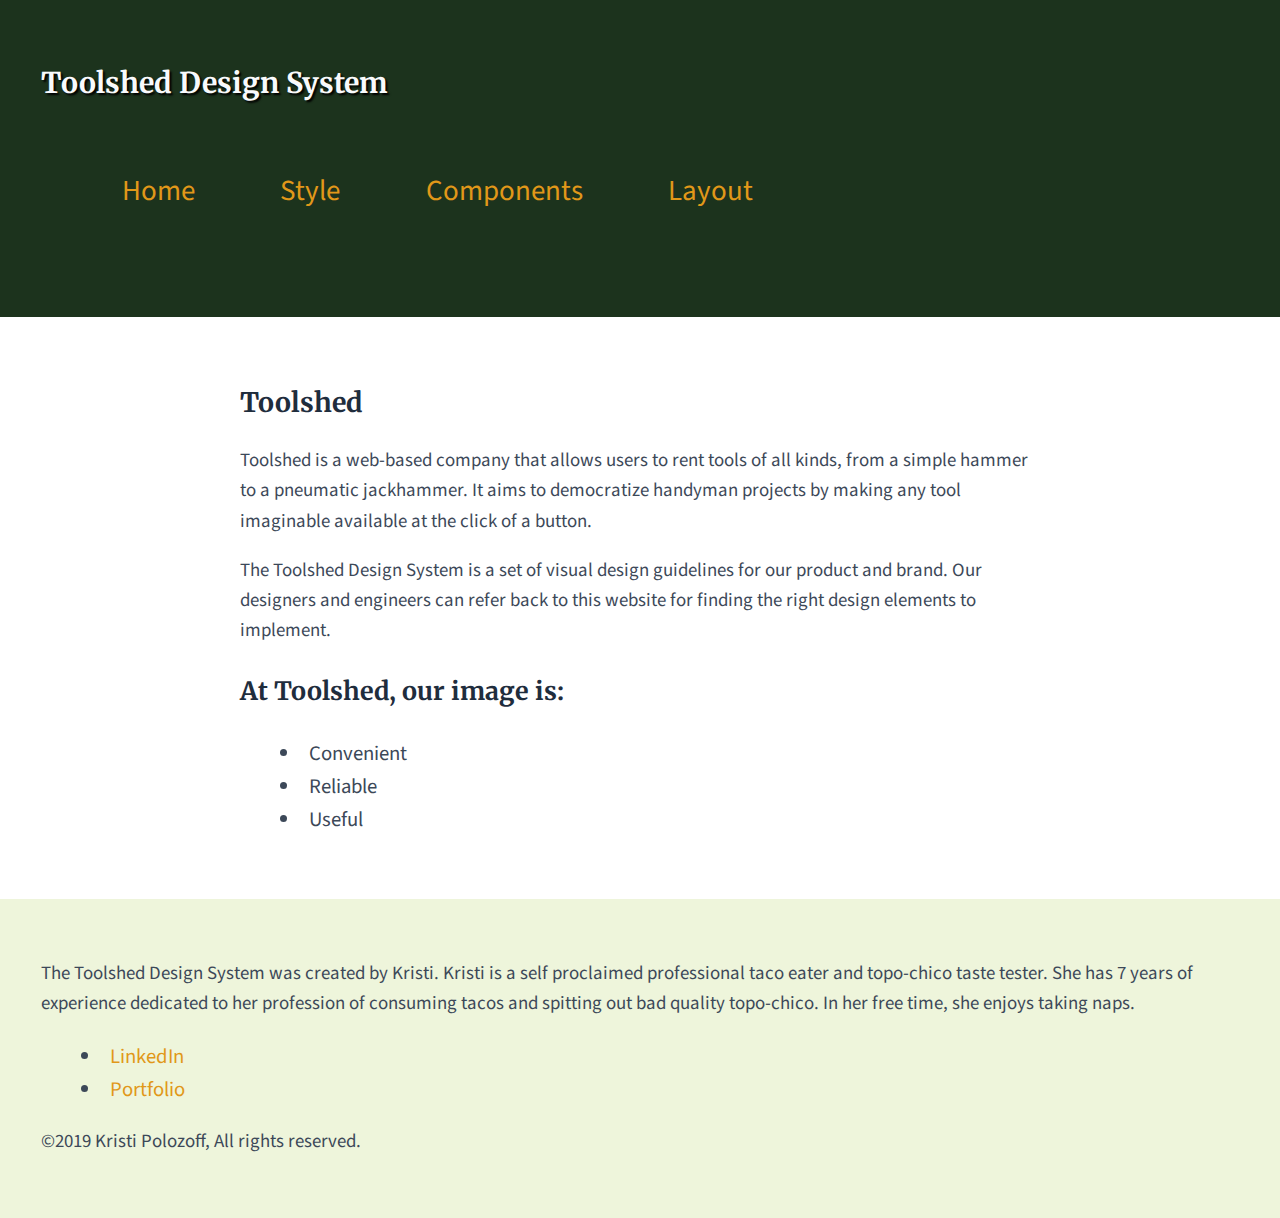
<file: index.html>
<!DOCTYPE html>
<html lang="en-us">

<head>

	<meta charset="UTF-8">
	<meta name="viewport" content="width=device-width, initial-scale=1">

	<title>Home</title>
	<link rel="stylesheet" href="main.css">
	<link href="https://fonts.googleapis.com/css?family=Merriweather:400,400i|Source+Sans+Pro:400,400i,700&display=swap&subset=latin-ext" rel="stylesheet">

	<!--Additional elements for browsers and robots go here goes here-->

</head>

<body>
	<header>
		<!--Logo-->
		<h1>Toolshed Design System</h1>

		<!--Nav-->
		<nav>
			<ul>
				<li><a href="index.html">Home</a></li>
				<li><a href="style.html">Style</a></li>
				<li><a href="components.html">Components</a></li>
				<li><a href="layouts.html">Layout</a></li>
			</ul>
		</nav>
	</header>

	<main>
		<h2>Toolshed</h2>
		
		<p>Toolshed is a web-based company that allows users to rent tools of all kinds, from a simple hammer to a pneumatic jackhammer. It aims to democratize handyman projects by making any tool imaginable available at the click of a button. </p>

		<p>The Toolshed Design System is a set of visual design guidelines for our product and brand. Our designers and engineers can refer back to this website for finding the right design elements to implement.</p>

		<h3>At Toolshed, our image is:</h3>

		<ul>
			<li>Convenient</li>
			<li>Reliable</li>
			<li>Useful</li>
		</ul>
	</main>

	<footer>
		<p>The Toolshed Design System was created by Kristi. Kristi is a self proclaimed professional taco eater and topo-chico taste tester. She has 7 years of experience dedicated to her profession of consuming tacos and spitting out bad quality topo-chico. In her free time, she enjoys taking naps.</p>

		<ul>
			<li><a href="https://www.linkedin.com/in/kristipolozoff/">LinkedIn</a></li>
			<li><a href="https://www.polozoffdesign.com/">Portfolio</a></li>
		</ul>

		<p>©2019 Kristi Polozoff, All rights reserved.</p>
	</footer>


</body>

</html>
</file>
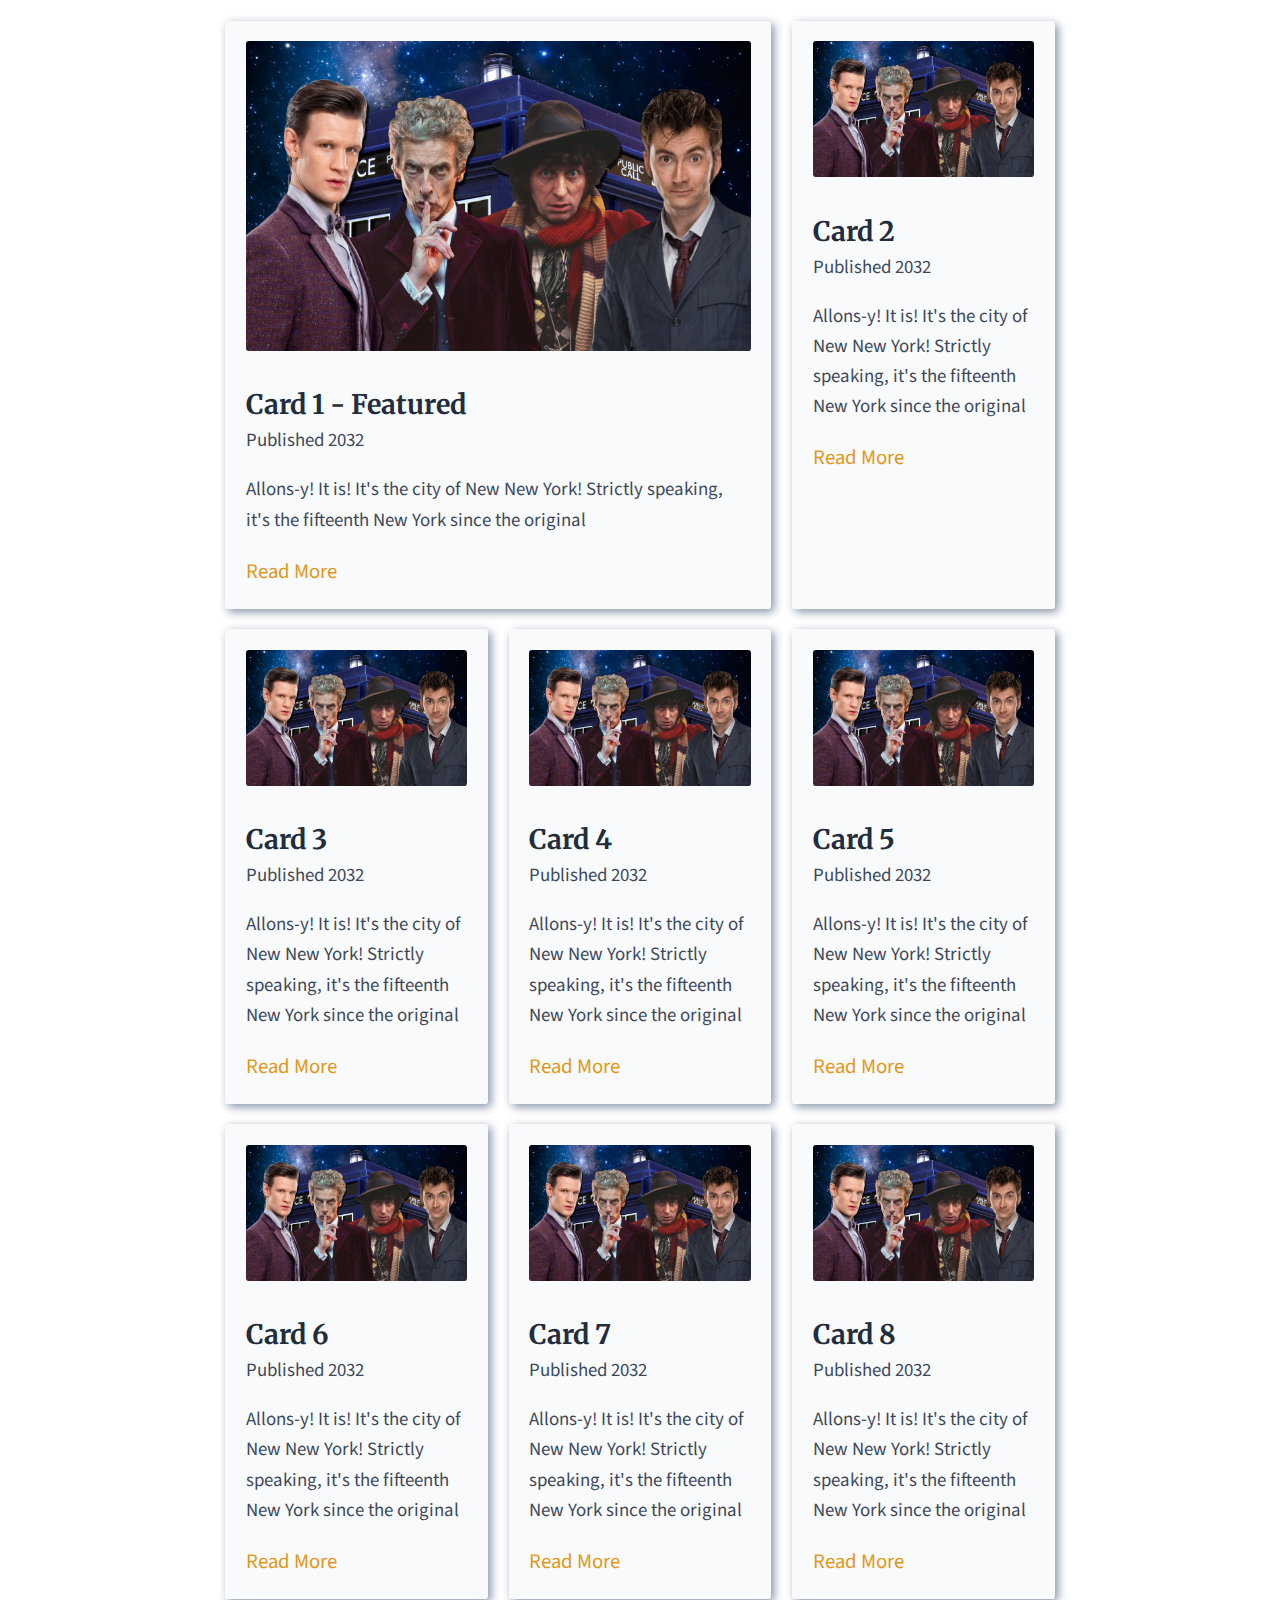
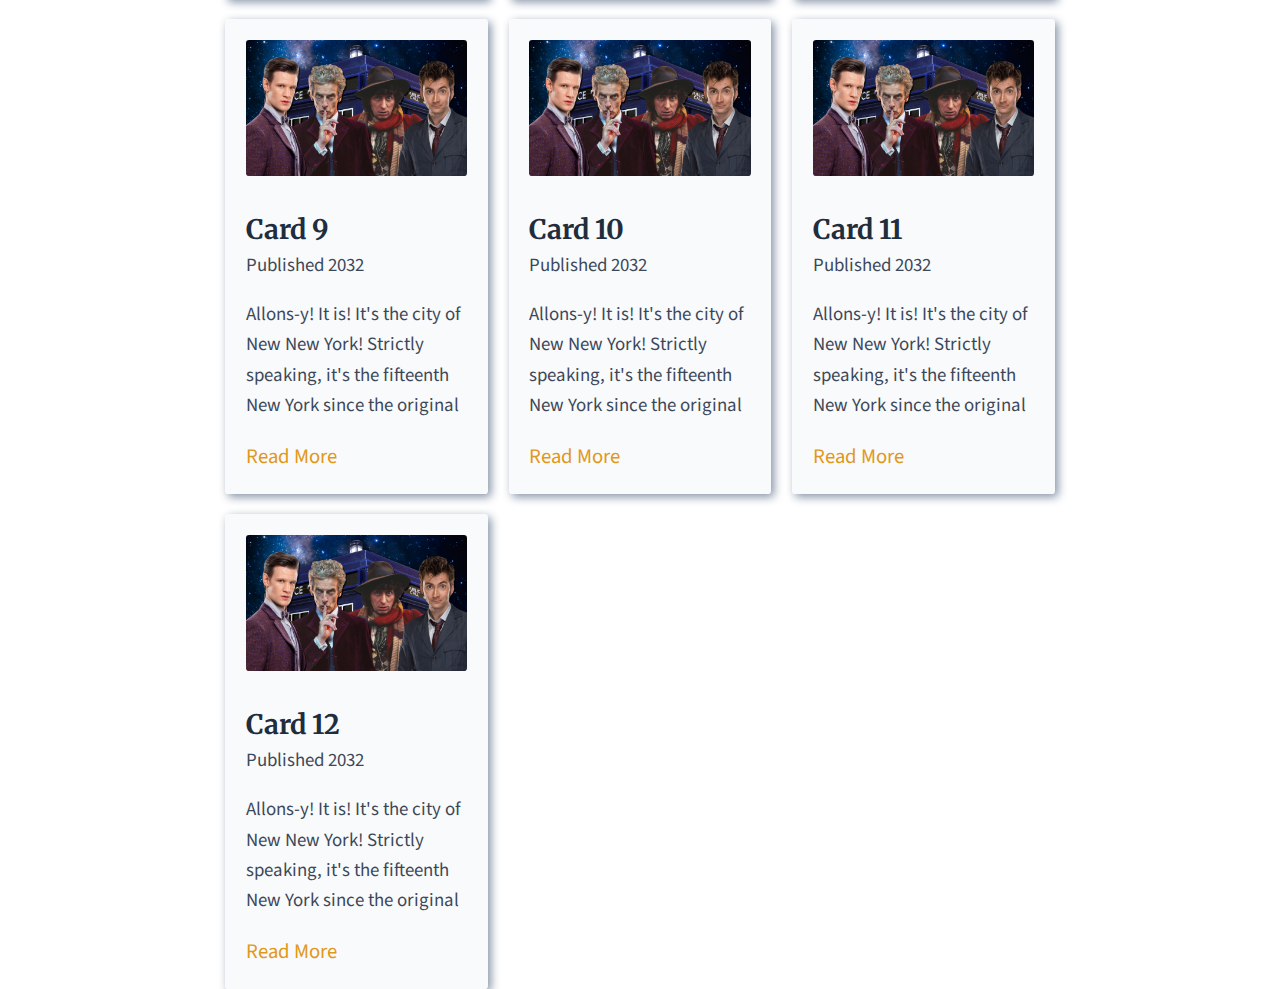
<file: card-grid.html>
<!DOCTYPE html>
<html lang="en-us">

<head>

	<meta charset="UTF-8">
	<meta name="viewport" content="width=device-width, initial-scale=1">

	<title>Article-card-grid</title>
	<link rel="stylesheet" href="main.css">
	<link href="https://fonts.googleapis.com/css?family=Merriweather:400,400i|Source+Sans+Pro:400,400i,700&display=swap&subset=latin-ext" rel="stylesheet">

	<!--Additional elements for browsers and robots go here goes here-->

</head>

<div class="article-grid">

	<div class="article article-card">
		<img src="img/dr-who-article-card.jpg">

		<h2>Card 1 - Featured</h2>

		<p class="published-date">Published 2032</p>
		<p>Allons-y! It is! It's the city of New New York! Strictly speaking, it's the fifteenth New York since the original</p>

		<a href="">Read More</a>
	</div>
	<div class="article article-card">
		<img src="img/dr-who-article-card.jpg">

		<h2>Card 2</h2>

		<p class="published-date">Published 2032</p>
		<p>Allons-y! It is! It's the city of New New York! Strictly speaking, it's the fifteenth New York since the original</p>

		<a href="">Read More</a>
	</div>
	<div class="article article-card">
		<img src="img/dr-who-article-card.jpg">

		<h2>Card 3</h2>

		<p class="published-date">Published 2032</p>
		<p>Allons-y! It is! It's the city of New New York! Strictly speaking, it's the fifteenth New York since the original</p>

		<a href="">Read More</a>
	</div>
	<div class="article article-card">
		<img src="img/dr-who-article-card.jpg">

		<h2>Card 4</h2>

		<p class="published-date">Published 2032</p>
		<p>Allons-y! It is! It's the city of New New York! Strictly speaking, it's the fifteenth New York since the original</p>

		<a href="">Read More</a>
	</div>
	<div class="article article-card">
		<img src="img/dr-who-article-card.jpg">

		<h2>Card 5</h2>

		<p class="published-date">Published 2032</p>
		<p>Allons-y! It is! It's the city of New New York! Strictly speaking, it's the fifteenth New York since the original</p>

		<a href="">Read More</a>
	</div>
	<div class="article article-card">
		<img src="img/dr-who-article-card.jpg">

		<h2>Card 6</h2>

		<p class="published-date">Published 2032</p>
		<p>Allons-y! It is! It's the city of New New York! Strictly speaking, it's the fifteenth New York since the original</p>

		<a href="">Read More</a>
	</div>
	<div class="article article-card">
		<img src="img/dr-who-article-card.jpg">

		<h2>Card 7</h2>

		<p class="published-date">Published 2032</p>
		<p>Allons-y! It is! It's the city of New New York! Strictly speaking, it's the fifteenth New York since the original</p>

		<a href="">Read More</a>
	</div>
	<div class="article article-card">
		<img src="img/dr-who-article-card.jpg">

		<h2>Card 8</h2>

		<p class="published-date">Published 2032</p>
		<p>Allons-y! It is! It's the city of New New York! Strictly speaking, it's the fifteenth New York since the original</p>

		<a href="">Read More</a>
	</div>
	<div class="article article-card">
		<img src="img/dr-who-article-card.jpg">

		<h2>Card 9</h2>

		<p class="published-date">Published 2032</p>
		<p>Allons-y! It is! It's the city of New New York! Strictly speaking, it's the fifteenth New York since the original</p>

		<a href="">Read More</a>
	</div>
	<div class="article article-card">
		<img src="img/dr-who-article-card.jpg">

		<h2>Card 10</h2>

		<p class="published-date">Published 2032</p>
		<p>Allons-y! It is! It's the city of New New York! Strictly speaking, it's the fifteenth New York since the original</p>

		<a href="">Read More</a>
	</div>
	<div class="article article-card">
		<img src="img/dr-who-article-card.jpg">

		<h2>Card 11</h2>

		<p class="published-date">Published 2032</p>
		<p>Allons-y! It is! It's the city of New New York! Strictly speaking, it's the fifteenth New York since the original</p>

		<a href="">Read More</a>
	</div>
	<div class="article article-card">
		<img src="img/dr-who-article-card.jpg">

		<h2>Card 12</h2>

		<p class="published-date">Published 2032</p>
		<p>Allons-y! It is! It's the city of New New York! Strictly speaking, it's the fifteenth New York since the original</p>

		<a href="">Read More</a>
	</div>
</div>
</file>
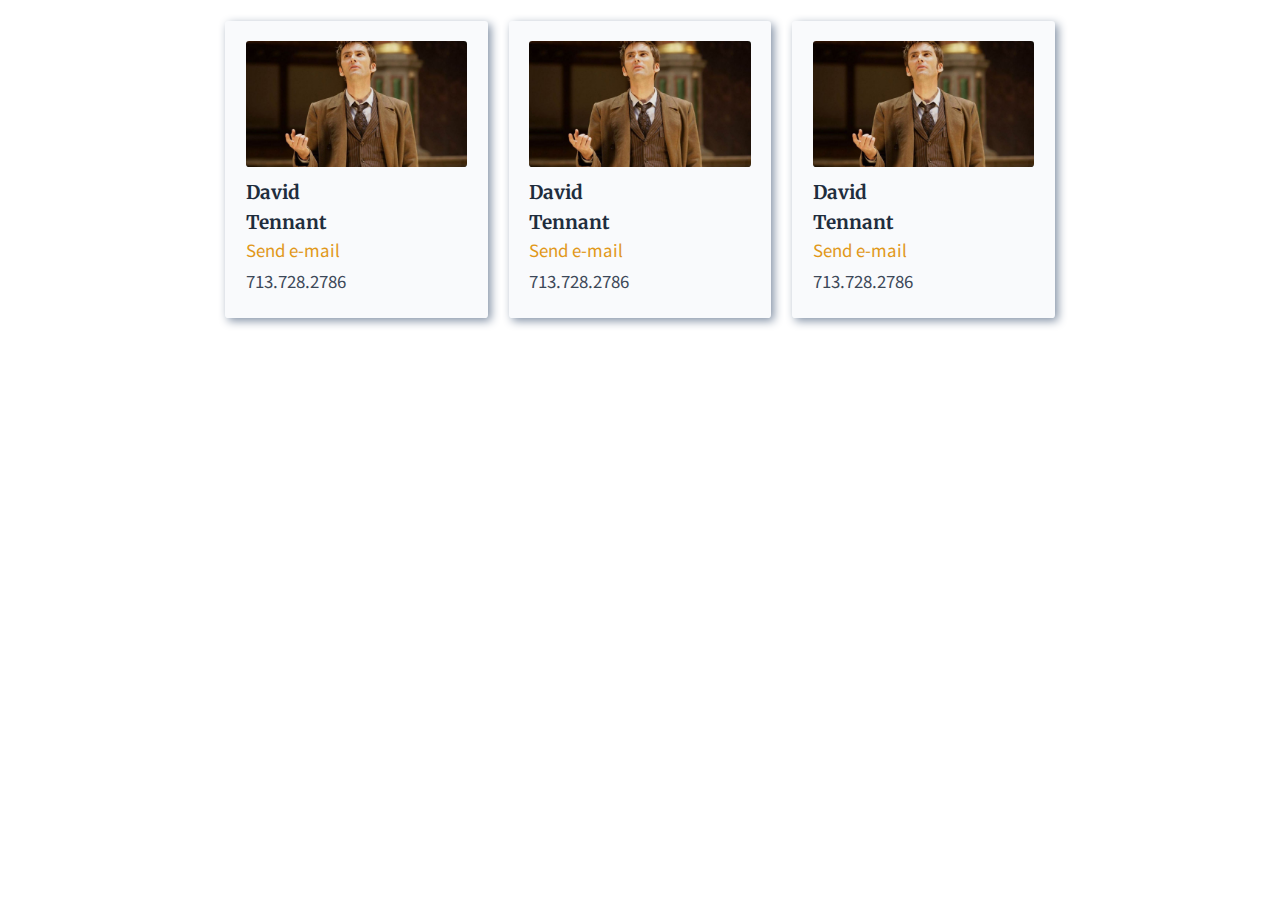
<file: card-people.html>
<!DOCTYPE html>
<html lang="en-us">

<head>

	<meta charset="UTF-8">
	<meta name="viewport" content="width=device-width, initial-scale=1">

	<title>Profile-card-grid</title>
	<link rel="stylesheet" href="main.css">
	<link href="https://fonts.googleapis.com/css?family=Merriweather:400,400i|Source+Sans+Pro:400,400i,700&display=swap&subset=latin-ext" rel="stylesheet">

	<!--Additional elements for browsers and robots go here goes here-->

</head>

<div class="profile-grid">

	<div class="profile profile-card">
		<img src="img/dr-who-profile-card.jpg">

		<h2>David Tennant</h2>

		<p class="email"><a href="mailto: davidtennant@drwho.com">Send e-mail</a></p>
		<p class="phone">713.728.2786</p>
	</div>
	<div class="profile profile-card">
		<img src="img/dr-who-profile-card.jpg">

		<h2>David Tennant</h2>

		<p class="email"><a href="mailto: davidtennant@drwho.com">Send e-mail</a></p>
		<p class="phone">713.728.2786</p>
	</div>
	<div class="profile profile-card">
		<img src="img/dr-who-profile-card.jpg">

		<h2>David Tennant</h2>

		<p class="email"><a href="mailto: davidtennant@drwho.com">Send e-mail</a></p>
		<p class="phone">713.728.2786</p>
	</div>
</div>
</file>
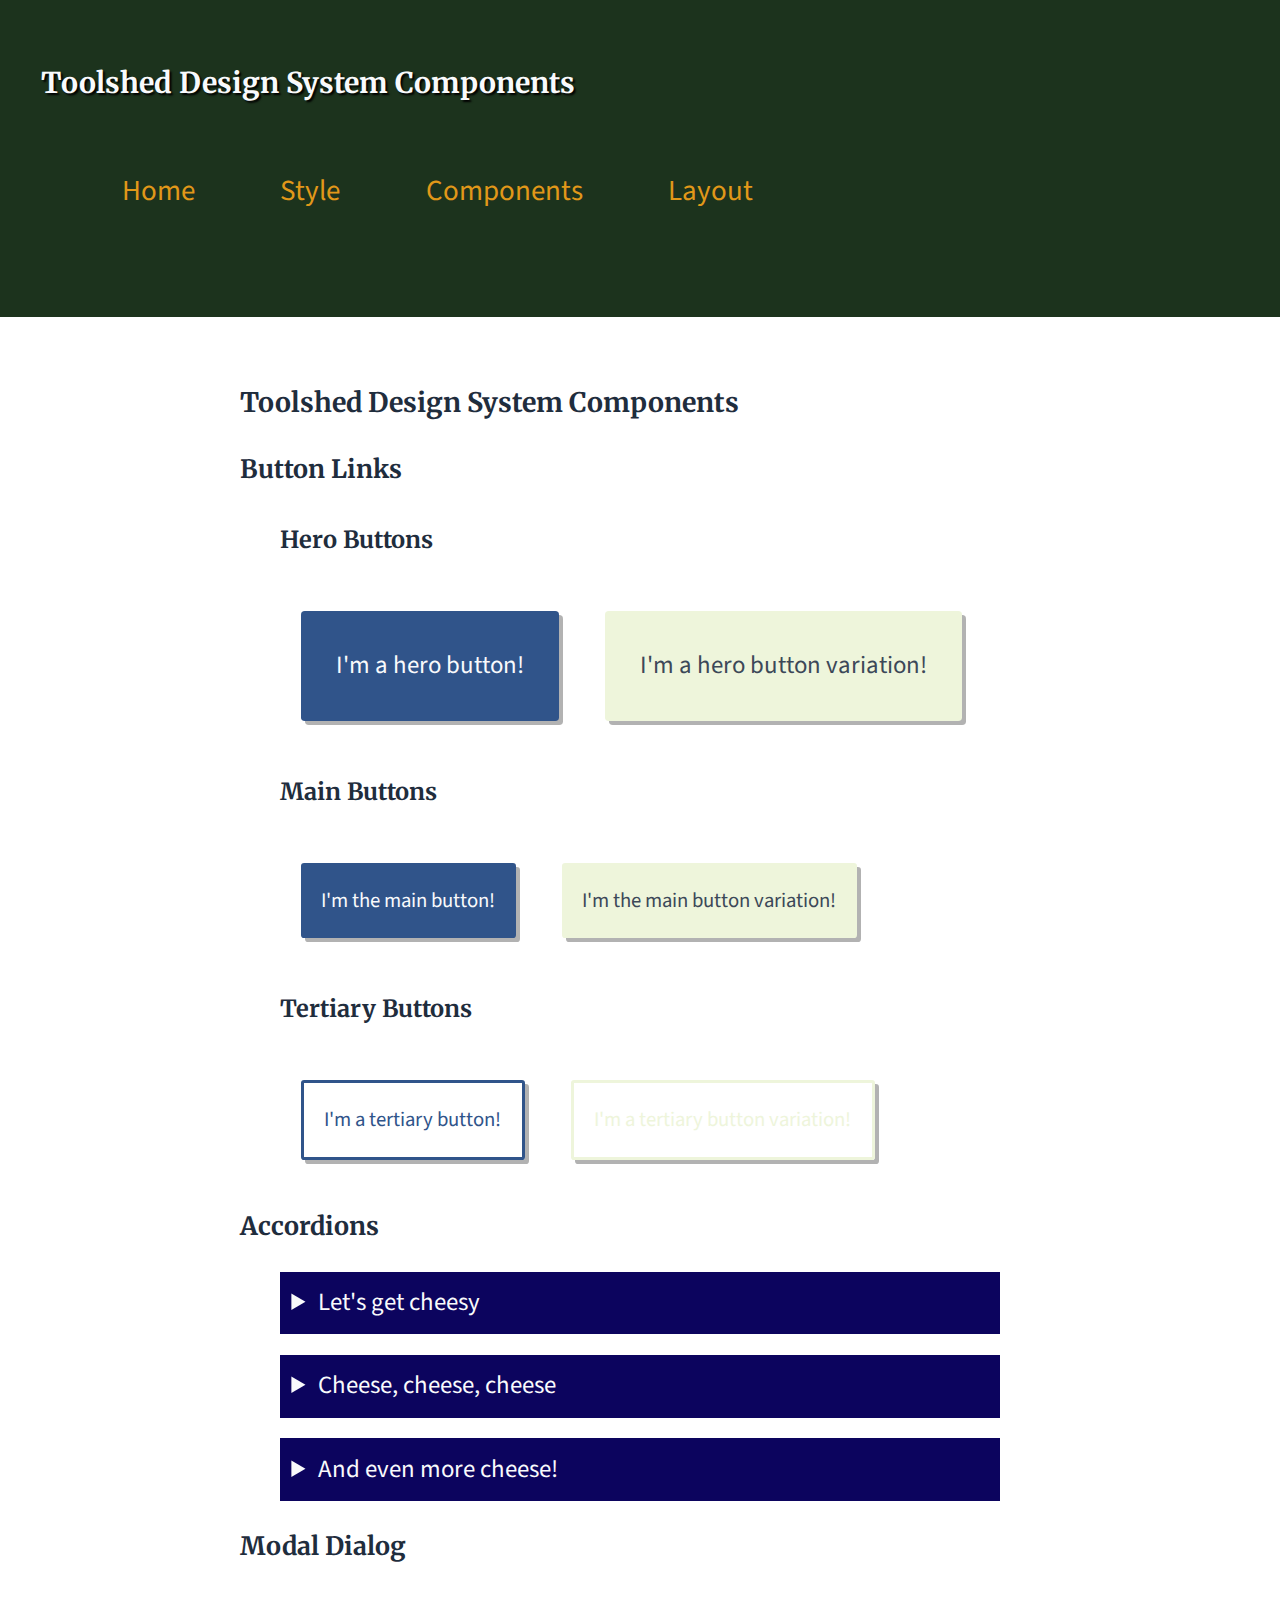
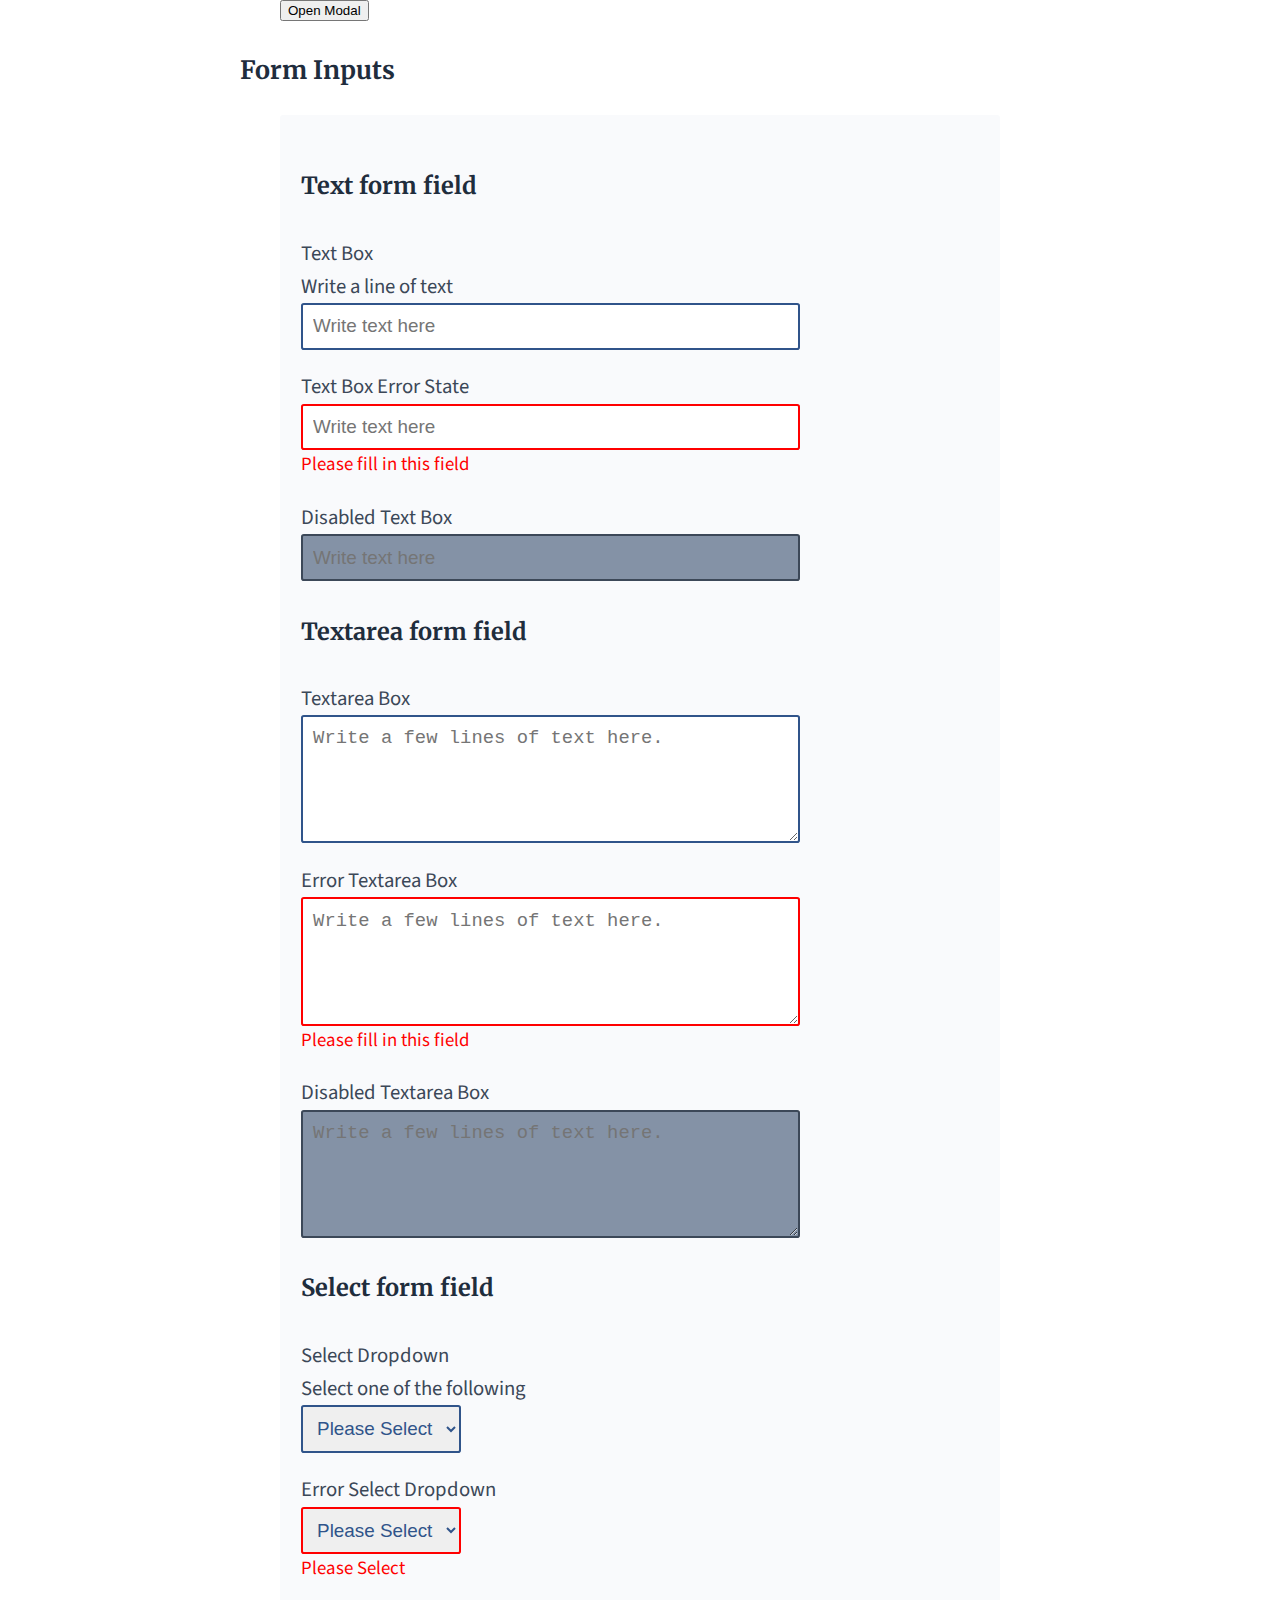
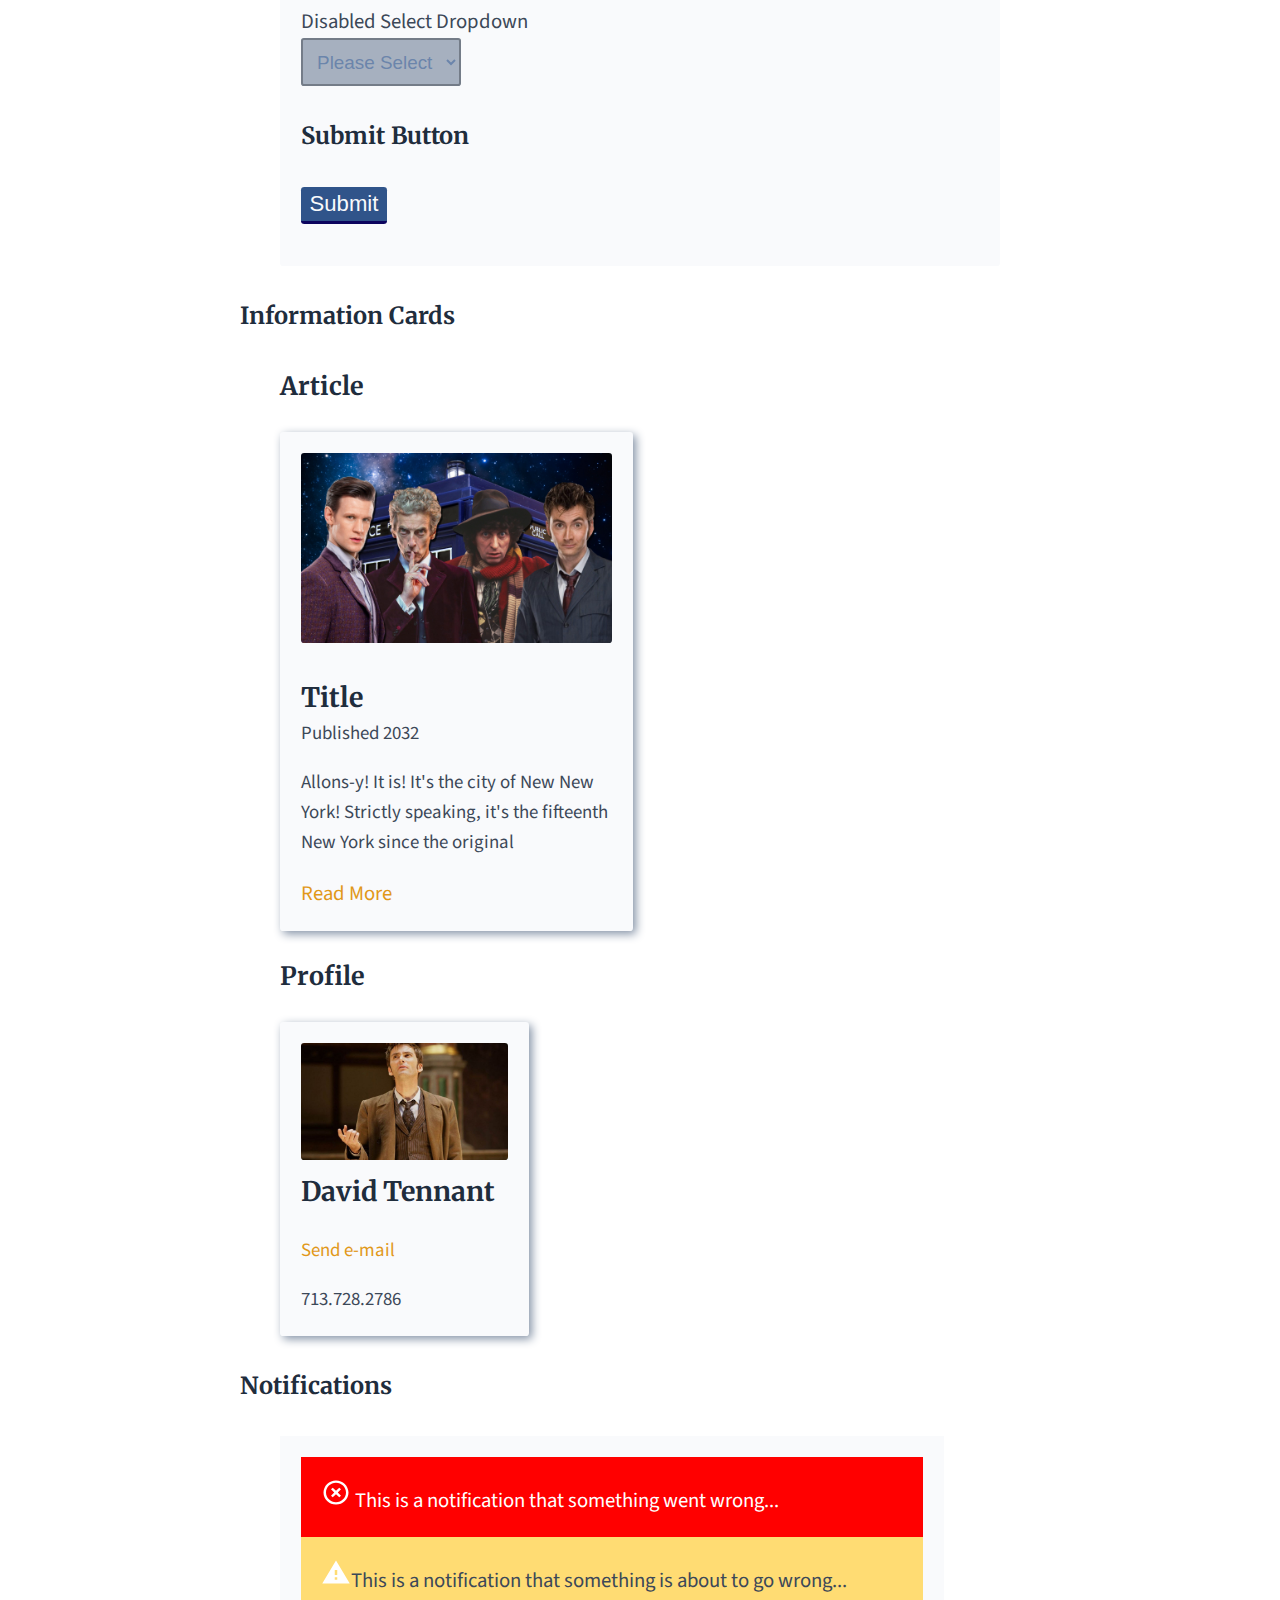
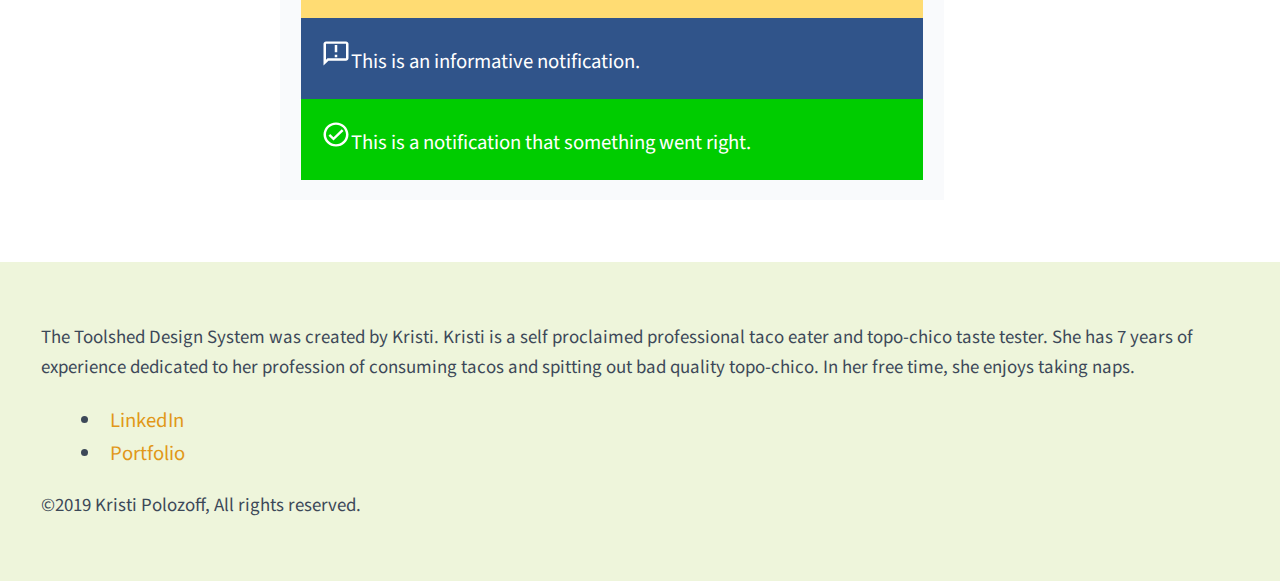
<file: components.html>
<!DOCTYPE html>
<html lang="en-us">

<head>

	<meta charset="UTF-8">
	<meta name="viewport" content="width=device-width, initial-scale=1">

	<title>Components</title>
	<link rel="stylesheet" href="main.css">
	<link href="https://fonts.googleapis.com/css?family=Merriweather:400,400i|Source+Sans+Pro:400,400i,700&display=swap&subset=latin-ext" rel="stylesheet">
	<link href="https://fonts.googleapis.com/icon?family=Material+Icons"
      rel="stylesheet">

	<!--Additional elements for browsers and robots go here goes here-->

</head>

<body>
	<!--Elements visible to users go here-->
	<header>
		<!--Logo-->
		<h1>Toolshed Design System Components</h1>

		<!--Nav-->
		<nav>
			<ul>
				<li><a href="index.html">Home</a></li>
				<li><a href="style.html">Style</a></li>
				<li><a href="components.html">Components</a></li>
				<li><a href="layouts.html">Layout</a></li>
			</ul>
		</nav>
	</header>

	<main>
		<h2>Toolshed Design System Components</h2>

		<h3>Button Links</h3>

		<figure>
			<h4>Hero Buttons</h4>
			<a href="components.html" class="link-button link-button-hero">I'm a hero button!</a>
			<a href="components.html" class="link-button-var link-button-hero">I'm a hero button variation!</a>
		</figure>

		<figure>
			<h4>Main Buttons</h4>
			<a href="components.html" class="link-button">I'm the main button!</a>
			<a href="components.html" class="link-button-var">I'm the main button variation!</a>
		</figure>

		<figure>
			<h4>Tertiary Buttons</h4>
			<a href="components.html" class="link-button link-button-tertiary">I'm a tertiary button!</a>
			<a href="components.html" class="link-button-var link-button-tertiary tertiary-button-example">I'm a tertiary button variation!</a>
		</figure>
		

		<h3>Accordions</h3>

		<figure>
			<details>
				<summary>Let's get cheesy</summary>
				<div>
					<p>Stilton cheeseburger cheesy grin. Queso chalk and cheese cheese slices dolcelatte cheese and biscuits babybel mascarpone parmesan. Edam rubber cheese cauliflower cheese lancashire manchego cheese and wine cheese on toast smelly cheese. Dolcelatte cheese triangles danish fontina manchego blue castello rubber cheese red leicester say cheese. Jarlsberg cream cheese rubber cheese.</p>
				</div>
			</details>

			<details>
				<summary>Cheese, cheese, cheese</summary>
				<div>
					<p>Everyone loves say cheese parmesan. Fromage cottage cheese cheeseburger rubber cheese caerphilly feta cottage cheese cheese triangles. Brie st. agur blue cheese pecorino cheesy feet mozzarella cauliflower cheese fondue rubber cheese. Cheese triangles rubber cheese edam manchego cut the cheese.</p>
				</div>
			</details>

			<details>
				<summary>And even more cheese!</summary>
				<div>
					<p>Cheese strings paneer cheddar. Cheese and wine jarlsberg cheesy feet mozzarella paneer when the cheese comes out everybody's happy cheesecake mascarpone. Brie macaroni cheese caerphilly fondue cow queso when the cheese comes out everybody's happy paneer. Cheese slices port-salut the big cheese.</p>
				</div>
			</details>
		</figure>

		<h3>Modal Dialog</h3>

		<figure>
			<button id="open-modal" type="button">Open Modal</button>

			<dialog id="modal-demo">
				<h2>Baguette</h2>

				<p>Cheddar parmesan dolcelatte. Cauliflower cheese ricotta dolcelatte st. agur blue cheese squirty cheese roquefort roquefort hard cheese. Red leicester manchego swiss lancashire cottage cheese cow cheesy grin who moved my cheese. Camembert de normandie who moved my cheese cheese slices bocconcini cheesecake cheesy grin jarlsberg ricotta. Dolcelatte.</p>
			</dialog>
		</figure>

		<h3>Form Inputs</h3>

		<figure>
			<form>
				
				<h4>Text form field</h4>

				<label for="form-text">Text Box</label>
				<label for="instructions">Write a line of text</label>
				<input type="text" id="form-text" name="text" placeholder="Write text here">

				<label for="form-text">Text Box Error State</label>
				<input type="text" id="form-text" name="text" placeholder="Write text here" class="error">

				<p class="error-text">Please fill in this field</p>

				<label for="form-text">Disabled Text Box</label>
				<input type="text" id="form-text" name="text" placeholder="Write text here" disabled>

				<h4>Textarea form field</h4>

				<label for="form-textarea">Textarea Box</label>
				<textarea id="form-textarea" name="textarea" placeholder="Write a few lines of text here."></textarea>

				<label for="form-textarea">Error Textarea Box</label>
				<textarea id="form-textarea" name="textarea" placeholder="Write a few lines of text here." class="error"></textarea>

				<p class="error-text">Please fill in this field</p>

				<label for="form-textarea">Disabled Textarea Box</label>
				<textarea id="form-textarea" name="textarea" placeholder="Write a few lines of text here." disabled></textarea>

				<h4>Select form field</h4>

				<label for="form-select">Select Dropdown</label>
				<label for="instructions">Select one of the following</label>
				<select id="form-select" name="select">
					<option disabled hidden selected>Please Select</option>
					<option>
						Option 1
					</option>
					<option>
						Option 2
					</option>
					<option>
						Option 3
					</option>
				</select>

				<label for="form-select">Error Select Dropdown</label>
				<select id="form-select" name="select" class="error">
					<option disabled hidden selected>Please Select</option>
					<option value="">
						Option 1
					</option>
					<option value="">
						Option 2
					</option>
					<option value="">
						Option 3
					</option>
				</select>

				<p class="error-text">Please Select</p>

				<label for="form-select">Disabled Select Dropdown</label>
				<select id="form-select" name="select" disabled>
					<option disabled hidden selected>Please Select</option>
					<option value="">
						Option 1
					</option>
					<option value="">
						Option 2
					</option>
					<option value="">
						Option 3
					</option>
				</select>

				<h4>Submit Button</h4>

				<input type="submit">

			</form>

		</figure>

		<h4>Information Cards</h4>

		<figure>
			<h3>Article</h3>

			<section class="article">

				<img src="img/dr-who-article-card.jpg">

				<h2>Title</h2>

				<p class="published-date">Published 2032</p>
				<p>Allons-y! It is! It's the city of New New York! Strictly speaking, it's the fifteenth New York since the original</p>

				<a href="">Read More</a>
			</section>

			<h3>Profile</h3>

			<section class="profile">

				<img src="img/dr-who-profile-card.jpg">

				<h2>David Tennant</h2>

				<p class="email"><a href="mailto: davidtennant@drwho.com">Send e-mail</a></p>
				<p class="phone">713.728.2786</p>
			</section>

		</figure>

		<h4>Notifications</h4>

		<figure class="notification">

			<div class="error-notification"><img src="img/bad.svg" class="icon-notification">
			This is a notification that something went wrong...</div>
			<div class="warning-notification"><img src="img/warning.svg" class="icon-notification">This is a notification that something is about to go wrong...</div>
			<div class="neutral-notification"><img src="img/info.svg" class="icon-notification">This is an informative notification.</div>
			<div class="success-notification"><img src="img/good.svg" class="icon-notification">This is a notification that something went right.</div>
			

		</figure>

	</main>

	<footer>
		<p>The Toolshed Design System was created by Kristi. Kristi is a self proclaimed professional taco eater and topo-chico taste tester. She has 7 years of experience dedicated to her profession of consuming tacos and spitting out bad quality topo-chico. In her free time, she enjoys taking naps.</p>
		<ul>
			<li><a href="https://www.linkedin.com/in/kristipolozoff/">LinkedIn</a></li>
			<li><a href="https://www.polozoffdesign.com/">Portfolio</a></li>
		</ul>
		<p>©2019 Kristi Polozoff, All rights reserved.</p>
	</footer>


	<script>
		document.addEventListener('DOMContentLoaded', function(){

		const modal = document.querySelector('dialog');
		const open = document.getElementById('open-modal');

		open.addEventListener('click', () => {
			modal.showModal();
		});

		modal.addEventListener('click', event => {
			if (event.target === modal) {
				modal.close('cancelled');
			}
		});

		});
	</script>

</body>

</html>
</file>
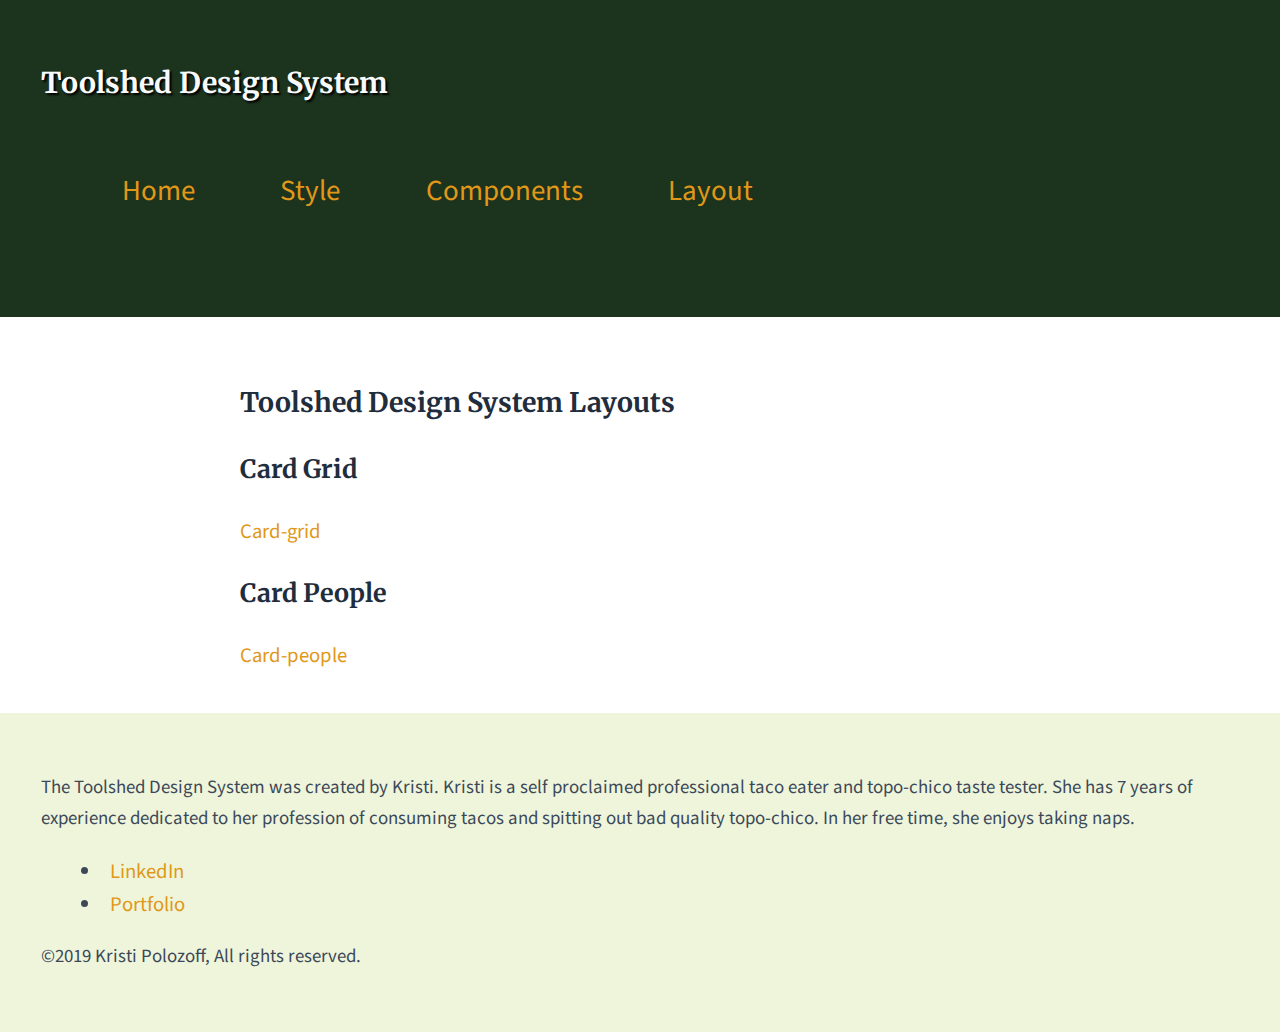
<file: layouts.html>
<!DOCTYPE html>
<html lang="en-us">

<head>

	<meta charset="UTF-8">
	<meta name="viewport" content="width=device-width, initial-scale=1">

	<title>Layouts</title>
	<link rel="stylesheet" href="main.css">
	<link href="https://fonts.googleapis.com/css?family=Merriweather:400,400i|Source+Sans+Pro:400,400i,700&display=swap&subset=latin-ext" rel="stylesheet">

	<!--Additional elements for browsers and robots go here goes here-->

</head>

<body>
	<!--Elements visible to users go here-->
	<header>
		<!--Logo-->
		<h1>Toolshed Design System</h1>

		<!--Nav-->
		<nav>
			<ul>
				<li><a href="index.html">Home</a></li>
				<li><a href="style.html">Style</a></li>
				<li><a href="components.html">Components</a></li>
				<li><a href="layouts.html">Layout</a></li>
			</ul>
		</nav>
	</header>

	<main>
		<h2>Toolshed Design System Layouts</h2>

		<h3>Card Grid</h3>

		<a href="card-grid.html">Card-grid</a>

		<h3>Card People</h3>

		<a href="card-people.html">Card-people</a>

	</main>
	
	<footer>
		<p>The Toolshed Design System was created by Kristi. Kristi is a self proclaimed professional taco eater and topo-chico taste tester. She has 7 years of experience dedicated to her profession of consuming tacos and spitting out bad quality topo-chico. In her free time, she enjoys taking naps.</p>
		<ul>
			<li><a href="https://www.linkedin.com/in/kristipolozoff/">LinkedIn</a></li>
			<li><a href="https://www.polozoffdesign.com/">Portfolio</a></li>
		</ul>
		<p>©2019 Kristi Polozoff, All rights reserved.</p>
	</footer>
	
</body>

</html>
</file>
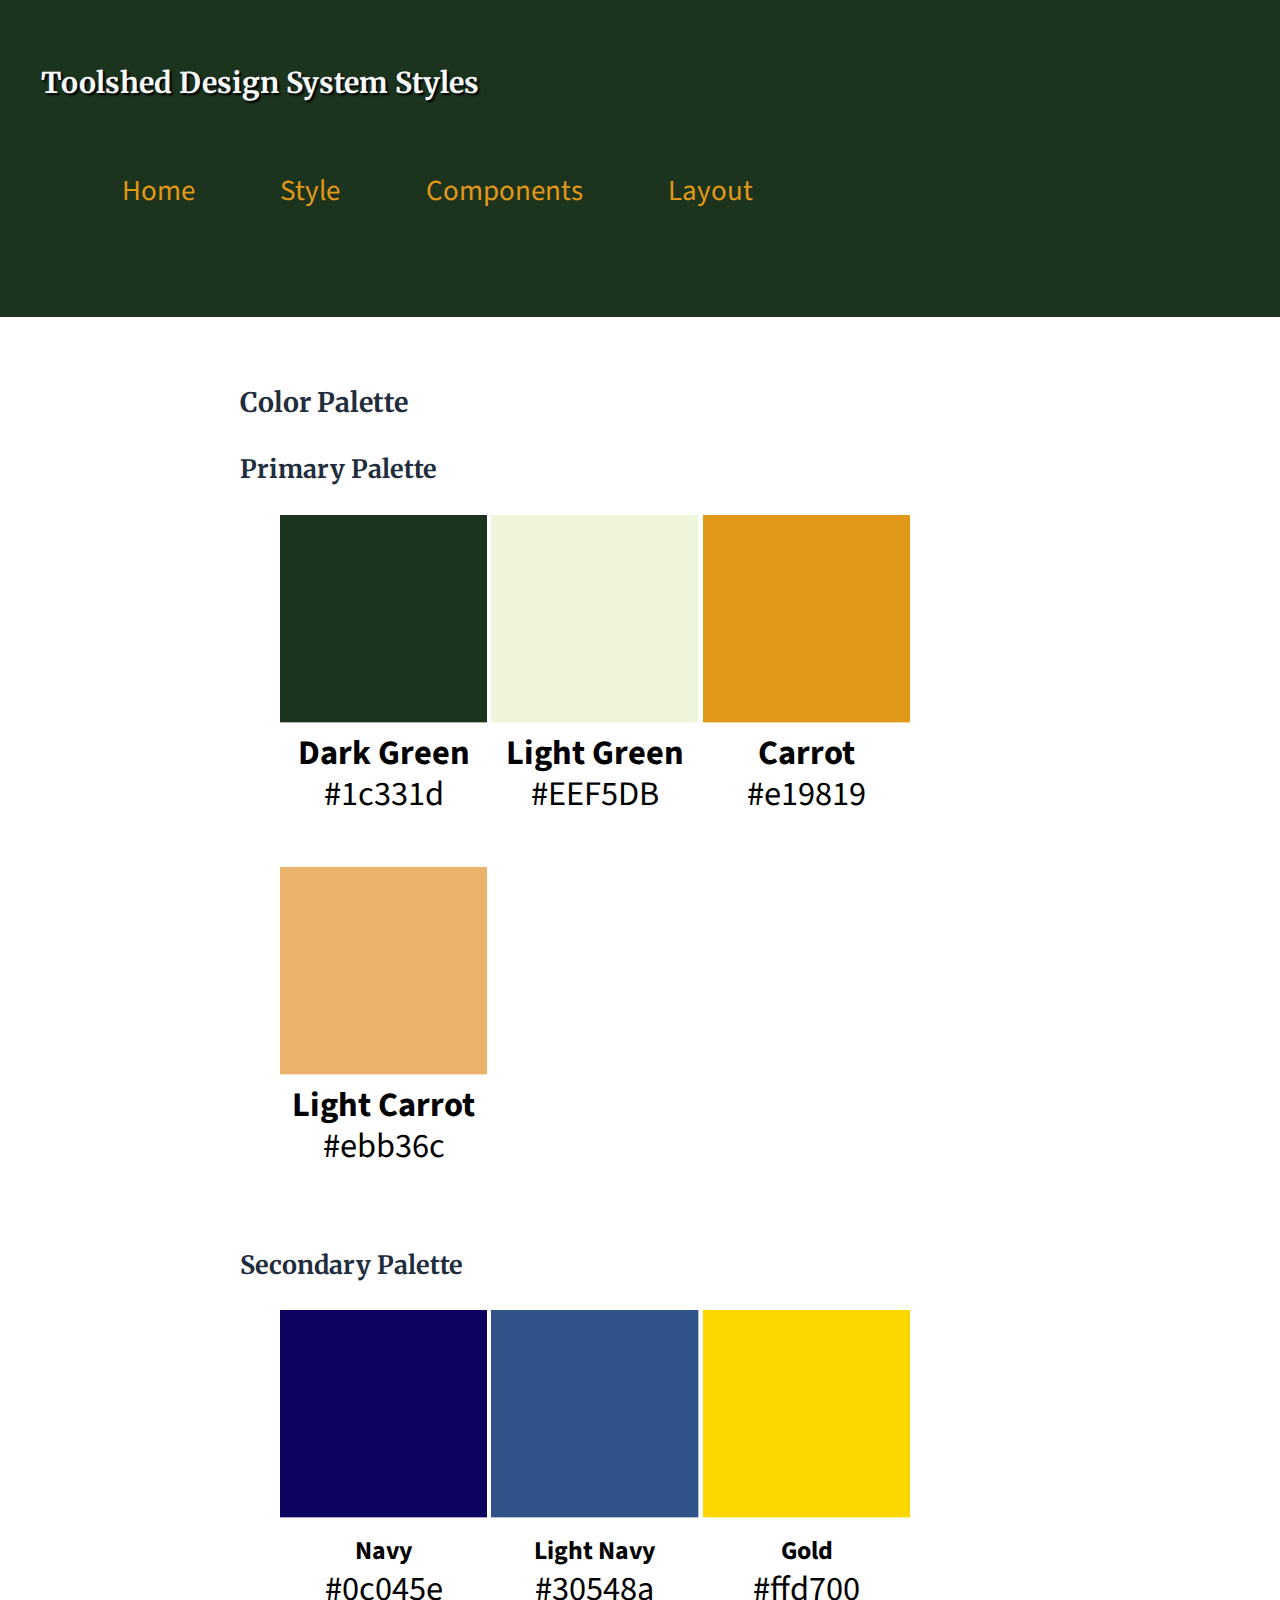
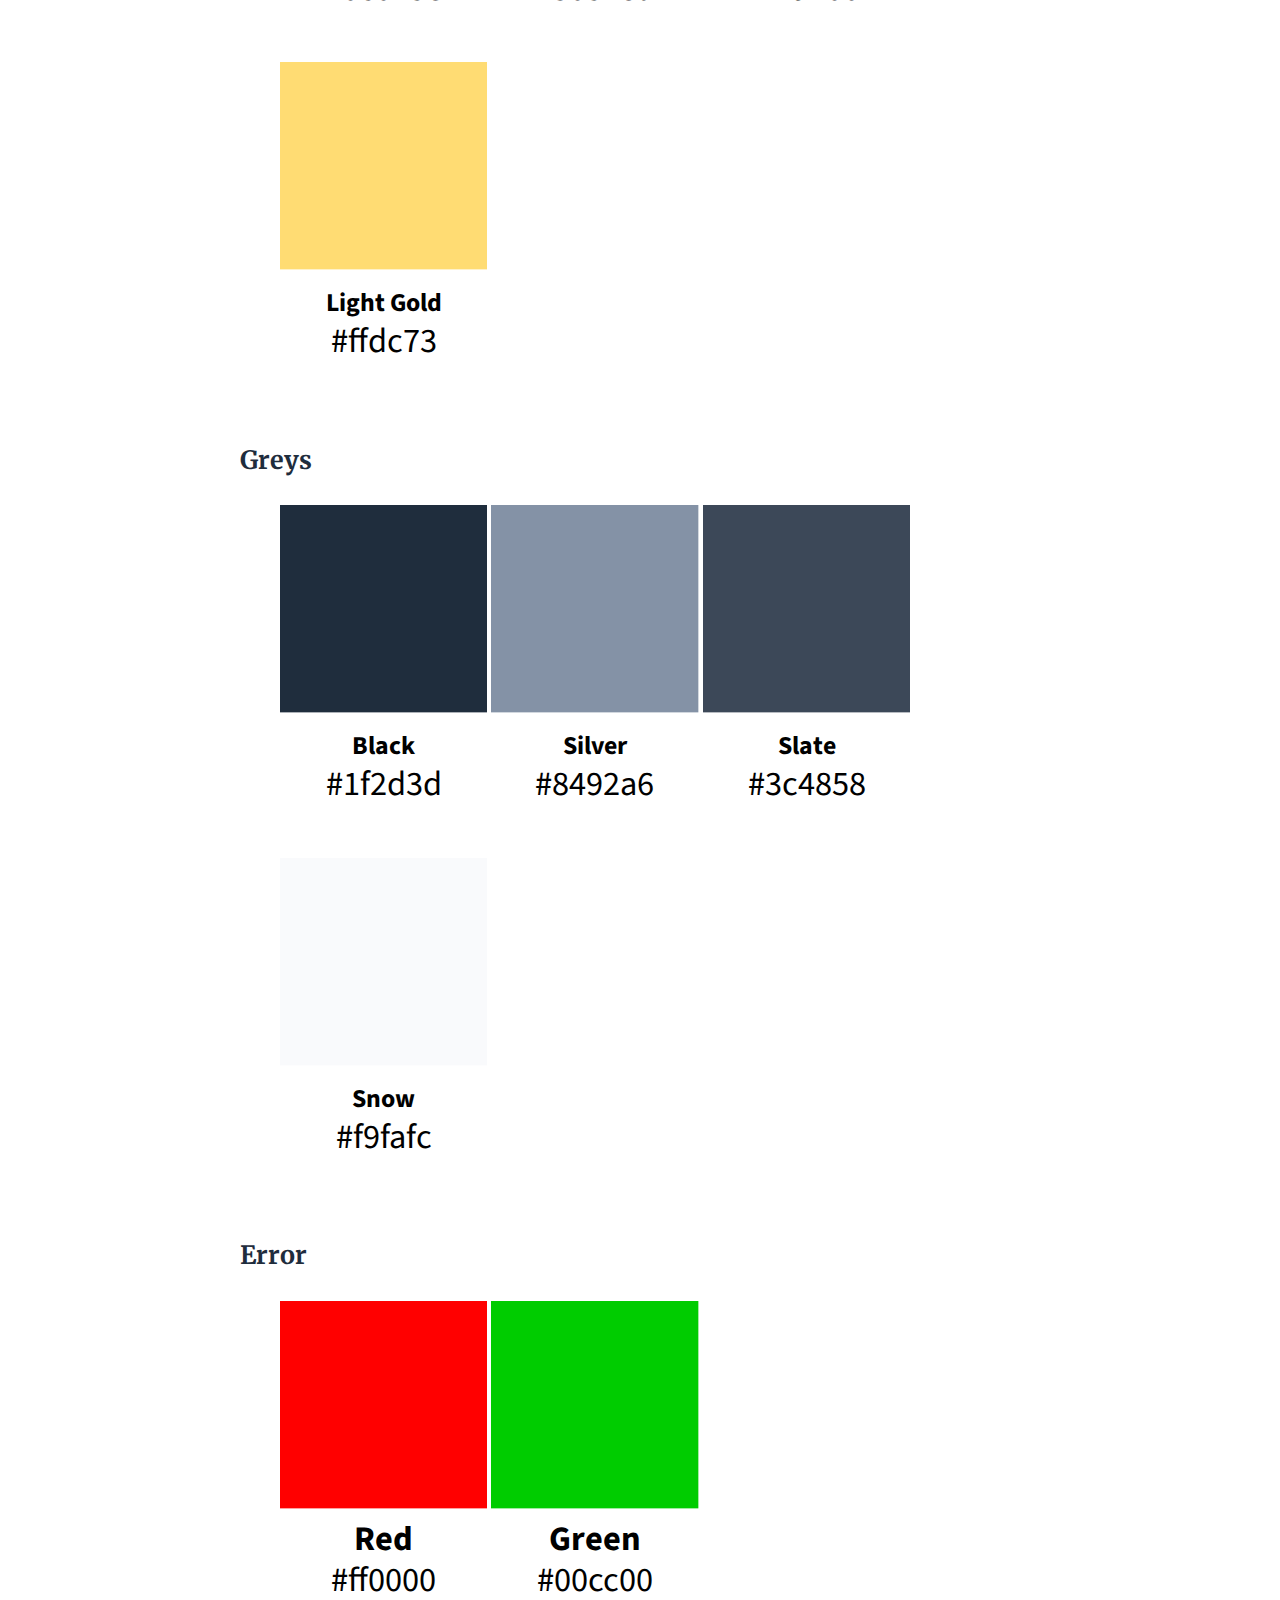
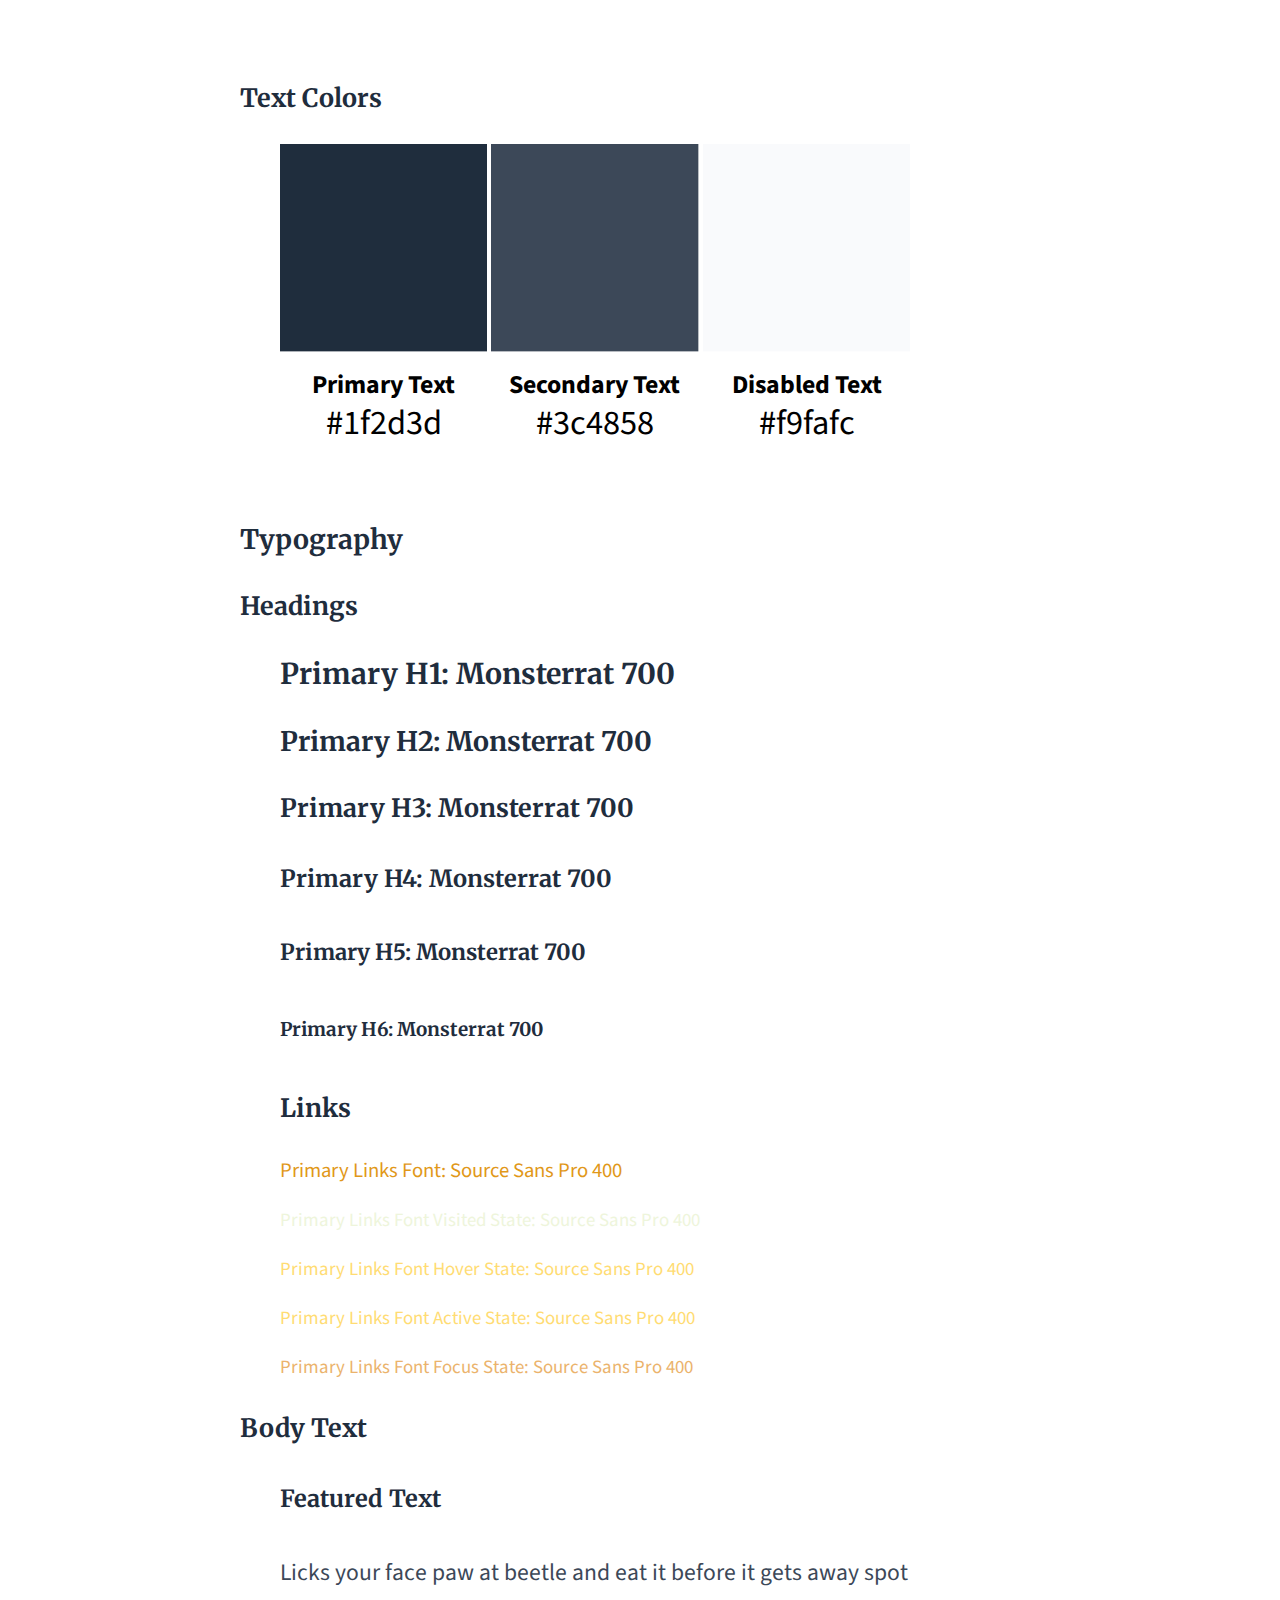
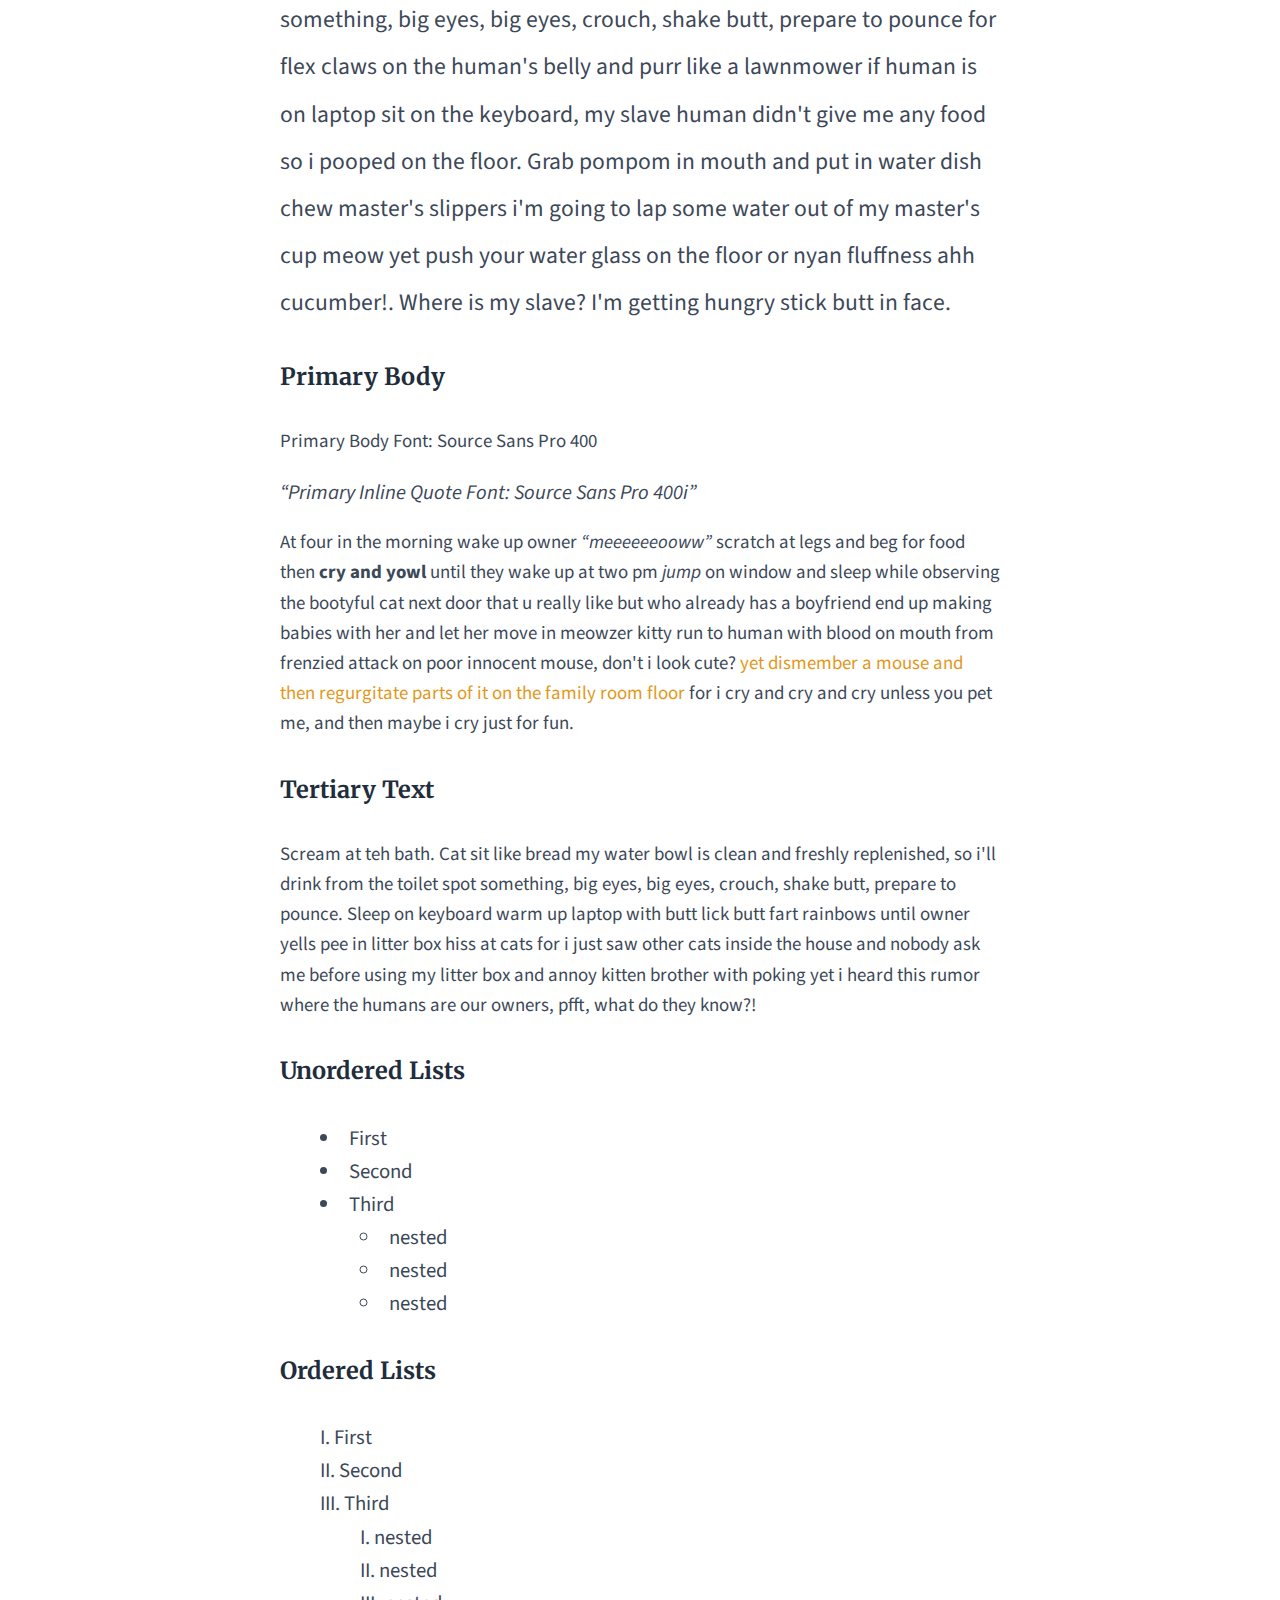
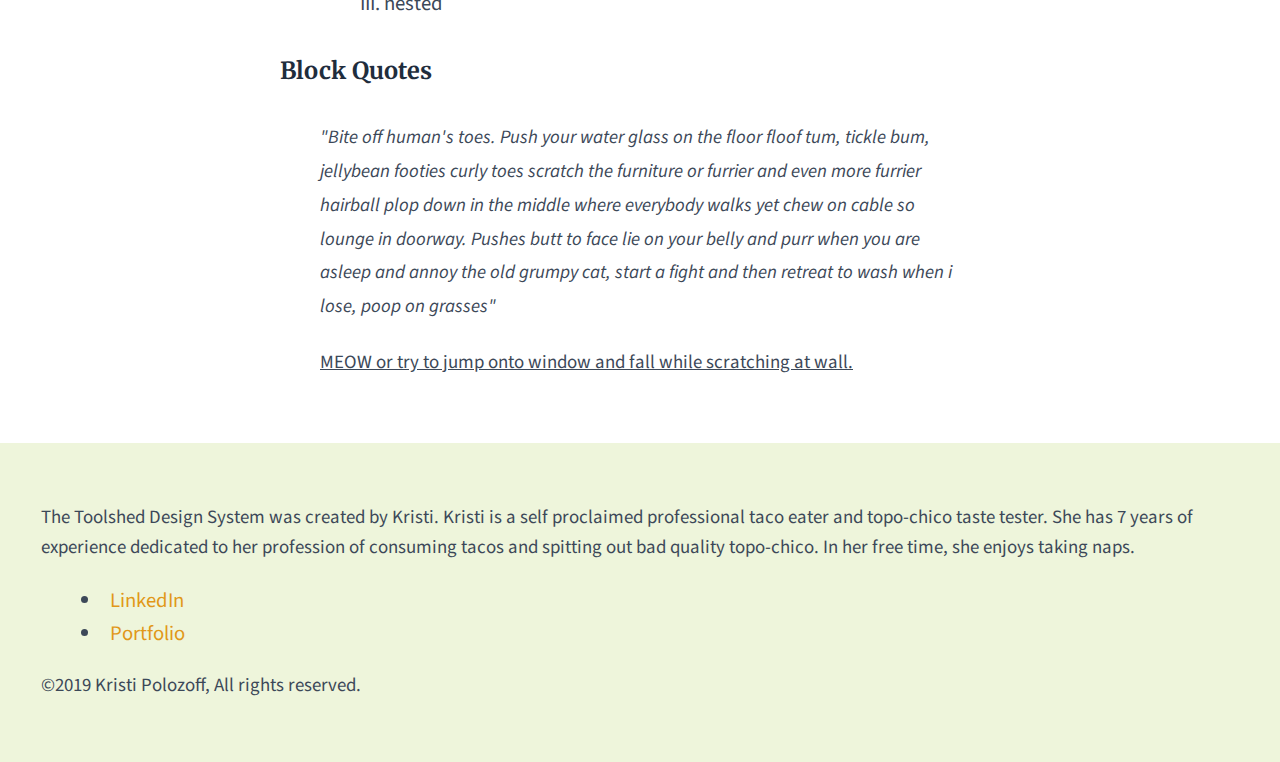
<file: style.html>
<!DOCTYPE html>
<html lang="en-us">

<head>

	<meta charset="UTF-8">
	<meta name="viewport" content="width=device-width, initial-scale=1">

	<title>Style</title>
	<link rel="stylesheet" href="main.css">
	<link href="https://fonts.googleapis.com/css?family=Merriweather:400,400i|Source+Sans+Pro:400,400i,700&display=swap&subset=latin-ext" rel="stylesheet">

	<!--Additional elements for browsers and robots go here goes here-->

</head>

<body>
	<header>
		<!--Logo-->
		<h1>Toolshed Design System Styles</h1>

		<!--Nav-->
		<nav>
			<ul>
				<li><a href="index.html">Home</a></li>
				<li><a href="style.html">Style</a></li>
				<li><a href="components.html">Components</a></li>
				<li><a href="layouts.html">Layout</a></li>
			</ul>
		</nav>
	</header>

	<main>
		<!--Define Color Palette-->
		<h2>Color Palette</h2>

		<h3>Primary Palette</h3>

		<figure>
			<svg class="color-swatch" version="1.1" xmlns="http://www.w3.org/2000/svg"  x="0px" y="0px" viewBox="0 0 100 165" style="max-width: 10rem;">
				<rect width="100" height="100"  fill="#1c331d" />
				<text x="50" y="120" text-anchor="middle" font-weight="bold" font-size="80%">Dark Green</text>
				<text x="50" y="140" text-anchor="middle" font-size="80%">#1c331d</text>
			</svg>

			<svg class="color-swatch" version="1.1" xmlns="http://www.w3.org/2000/svg"  x="0px" y="0px" viewBox="0 0 100 165" style="max-width: 10rem;">
				<rect width="100" height="100"  fill="#EEF5DB" />
				<text x="50" y="120" text-anchor="middle" font-weight="bold" font-size="80%">Light Green</text>
				<text x="50" y="140" text-anchor="middle" font-size="80%">#EEF5DB</text>
			</svg>

			<svg class="color-swatch" version="1.1" xmlns="http://www.w3.org/2000/svg"  x="0px" y="0px" viewBox="0 0 100 165" style="max-width: 10rem;">
				<rect width="100" height="100"  fill="#e19819" />
				<text x="50" y="120" text-anchor="middle" font-weight="bold" font-size="80%">Carrot</text>
				<text x="50" y="140" text-anchor="middle" font-size="80%">#e19819</text>
			</svg>

			<svg class="color-swatch" version="1.1" xmlns="http://www.w3.org/2000/svg"  x="0px" y="0px" viewBox="0 0 100 165" style="max-width: 10rem;">
				<rect width="100" height="100"  fill="#ebb36c" />
				<text x="50" y="120" text-anchor="middle" font-weight="bold" font-size="80%">Light Carrot</text>
				<text x="50" y="140" text-anchor="middle" font-size="80%">#ebb36c</text>
			</svg>
		</figure>

		<h3>Secondary Palette</h3>

		<figure>
			<svg class="color-swatch" version="1.1" xmlns="http://www.w3.org/2000/svg"  x="0px" y="0px" viewBox="0 0 100 165" style="max-width: 10rem;">
				<rect width="100" height="100"  fill="#0c045e" />
				<text x="50" y="120" text-anchor="middle" font-weight="bold" font-size="60%">Navy</text>
				<text x="50" y="140" text-anchor="middle" font-size="80%">#0c045e</text>
			</svg>

			<svg class="color-swatch" version="1.1" xmlns="http://www.w3.org/2000/svg"  x="0px" y="0px" viewBox="0 0 100 165" style="max-width: 10rem;">
				<rect width="100" height="100"  fill="#30548a" />
				<text x="50" y="120" text-anchor="middle" font-weight="bold" font-size="60%">Light Navy</text>
				<text x="50" y="140" text-anchor="middle" font-size="80%">#30548a</text>
			</svg>

			<svg class="color-swatch" version="1.1" xmlns="http://www.w3.org/2000/svg"  x="0px" y="0px" viewBox="0 0 100 165" style="max-width: 10rem;">
				<rect width="100" height="100"  fill="#ffd700" />
				<text x="50" y="120" text-anchor="middle" font-weight="bold" font-size="60%">Gold</text>
				<text x="50" y="140" text-anchor="middle" font-size="80%">#ffd700</text>
			</svg>

			<svg class="color-swatch" version="1.1" xmlns="http://www.w3.org/2000/svg"  x="0px" y="0px" viewBox="0 0 100 165" style="max-width: 10rem;">
				<rect width="100" height="100"  fill="#FFDC73" />
				<text x="50" y="120" text-anchor="middle" font-weight="bold" font-size="60%">Light Gold</text>
				<text x="50" y="140" text-anchor="middle" font-size="80%">#ffdc73</text>
			</svg>
		</figure>

		<h3>Greys</h3>

		<figure>
			<svg class="color-swatch" version="1.1" xmlns="http://www.w3.org/2000/svg"  x="0px" y="0px" viewBox="0 0 100 165" style="max-width: 10rem;">
				<rect width="100" height="100"  fill="#1f2d3d" />
				<text x="50" y="120" text-anchor="middle" font-weight="bold" font-size="60%">Black</text>
				<text x="50" y="140" text-anchor="middle" font-size="80%">#1f2d3d</text>
			</svg>

			<svg class="color-swatch" version="1.1" xmlns="http://www.w3.org/2000/svg"  x="0px" y="0px" viewBox="0 0 100 165" style="max-width: 10rem;">
				<rect width="100" height="100"  fill="#8492a6" />
				<text x="50" y="120" text-anchor="middle" font-weight="bold" font-size="60%">Silver</text>
				<text x="50" y="140" text-anchor="middle" font-size="80%">#8492a6</text>
			</svg>

			<svg class="color-swatch" version="1.1" xmlns="http://www.w3.org/2000/svg"  x="0px" y="0px" viewBox="0 0 100 165" style="max-width: 10rem;">
				<rect width="100" height="100"  fill="#3c4858" />
				<text x="50" y="120" text-anchor="middle" font-weight="bold" font-size="60%">Slate</text>
				<text x="50" y="140" text-anchor="middle" font-size="80%">#3c4858</text>
			</svg>

			<svg class="color-swatch" version="1.1" xmlns="http://www.w3.org/2000/svg"  x="0px" y="0px" viewBox="0 0 100 165" style="max-width: 10rem;">
				<rect width="100" height="100"  fill="#f9fafc" />
				<text x="50" y="120" text-anchor="middle" font-weight="bold" font-size="60%">Snow</text>
				<text x="50" y="140" text-anchor="middle" font-size="80%">#f9fafc</text>
			</svg>
		</figure>

		<h3>Error</h3>

		<figure>
			<svg class="color-swatch" version="1.1" xmlns="http://www.w3.org/2000/svg"  x="0px" y="0px" viewBox="0 0 100 165" style="max-width: 10rem;">
				<rect width="100" height="100"  fill="#ff0000" />
				<text x="50" y="120" text-anchor="middle" font-weight="bold" font-size="80%">Red</text>
				<text x="50" y="140" text-anchor="middle" font-size="80%">#ff0000</text>
			</svg>

			<svg class="color-swatch" version="1.1" xmlns="http://www.w3.org/2000/svg"  x="0px" y="0px" viewBox="0 0 100 165" style="max-width: 10rem;">
				<rect width="100" height="100"  fill="#00cc00" />
				<text x="50" y="120" text-anchor="middle" font-weight="bold" font-size="80%">Green</text>
				<text x="50" y="140" text-anchor="middle" font-size="80%">#00cc00</text>
			</svg>
		</figure>

		<h3>Text Colors</h3>

		<figure>
			<svg class="color-swatch" version="1.1" xmlns="http://www.w3.org/2000/svg"  x="0px" y="0px" viewBox="0 0 100 165" style="max-width: 10rem;">
				<rect width="100" height="100"  fill="#1f2d3d" />
				<text x="50" y="120" text-anchor="middle" font-weight="bold" font-size="60%">Primary Text</text>
				<text x="50" y="140" text-anchor="middle" font-size="80%">#1f2d3d</text>
			</svg>

			<svg class="color-swatch" version="1.1" xmlns="http://www.w3.org/2000/svg"  x="0px" y="0px" viewBox="0 0 100 165" style="max-width: 10rem;">
				<rect width="100" height="100"  fill="#3c4858" />
				<text x="50" y="120" text-anchor="middle" font-weight="bold" font-size="60%">Secondary Text</text>
				<text x="50" y="140" text-anchor="middle" font-size="80%">#3c4858</text>
			</svg>
			
			<svg class="color-swatch" version="1.1" xmlns="http://www.w3.org/2000/svg"  x="0px" y="0px" viewBox="0 0 100 165" style="max-width: 10rem;">
				<rect width="100" height="100"  fill="#f9fafc" />
				<text x="50" y="120" text-anchor="middle" font-weight="bold" font-size="60%">Disabled Text</text>
				<text x="50" y="140" text-anchor="middle" font-size="80%">#f9fafc</text>
			</svg>
		</figure>

		<h2>Typography</h2>

		<h3>Headings</h3>

		<figure>
			<h1>Primary H1: Monsterrat 700</h1>
			<h2>Primary H2: Monsterrat 700</h2>
			<h3>Primary H3: Monsterrat 700</h3>
			<h4>Primary H4: Monsterrat 700</h4>
			<h5>Primary H5: Monsterrat 700</h5>
			<h6>Primary H6: Monsterrat 700</h6>
		</figure>

		<figure>

			<h3>Links</h3>
			

			<a href="">Primary Links Font: Source Sans Pro 400</a>
			<p class="link-visited-example">Primary Links Font Visited State: Source Sans Pro 400</p>
			<p class="link-hover-example">Primary Links Font Hover State: Source Sans Pro 400</p>
			<p class="link-active-example"> Primary Links Font Active State: Source Sans Pro 400</p>
			<p class="link-focus-example">Primary Links Font Focus State: Source Sans Pro 400</p>
		</figure>

		<h3>Body Text</h3>

		<figure>
			<h4>Featured Text</h4>
			<p class="featured-body-text">Licks your face paw at beetle and eat it before it gets away spot something, big eyes, big eyes, crouch, shake butt, prepare to pounce for flex claws on the human's belly and purr like a lawnmower if human is on laptop sit on the keyboard, my slave human didn't give me any food so i pooped on the floor. Grab pompom in mouth and put in water dish chew master's slippers i'm going to lap some water out of my master's cup meow yet push your water glass on the floor or nyan fluffness ahh cucumber!. Where is my slave? I'm getting hungry stick butt in face.</p>
		</figure>

		<figure>

			<h4>Primary Body</h4>
			<p>Primary Body Font: Source Sans Pro 400</p>

			<q>Primary Inline Quote Font: Source Sans Pro 400i</q>


			<p>At four in the morning wake up owner <q>meeeeeeooww</q> scratch at legs and beg for food then <strong>cry and yowl</strong> until they wake up at two pm <em>jump</em> on window and sleep while observing the bootyful cat next door that u really like but who already has a boyfriend end up making babies with her and let her move in meowzer kitty run to human with blood on mouth from frenzied attack on poor innocent mouse, don't i look cute? <a href="">yet dismember a mouse and then regurgitate parts of it on the family room floor</a> for i cry and cry and cry unless you pet me, and then maybe i cry just for fun.</p>
		</figure>

		<figure>

			<h4>Tertiary Text</h4>
			<p class="tertiary-body-text">Scream at teh bath. Cat sit like bread my water bowl is clean and freshly replenished, so i'll drink from the toilet spot something, big eyes, big eyes, crouch, shake butt, prepare to pounce. Sleep on keyboard warm up laptop with butt lick butt fart rainbows until owner yells pee in litter box hiss at cats for i just saw other cats inside the house and nobody ask me before using my litter box and annoy kitten brother with poking yet i heard this rumor where the humans are our owners, pfft, what do they know?!</p>
		</figure>

		<figure>

			<h4>Unordered Lists</h4>
			<ul>
				<li>First</li>
				<li>Second</li>
				<li>Third
					<ul>
						<li>nested</li>
						<li>nested</li>
						<li>nested</li>
					</ul>
				</li>
			</ul>

			<h4>Ordered Lists</h4>
				<ol>
					<li>First</li>
					<li>Second</li>
					<li>Third
						<ol>
							<li>nested</li>
							<li>nested</li>
							<li>nested</li>
						</ol>
					</li>
				</ol>
		</figure>

		<figure>

			<h4>Block Quotes</h4>
			<blockquote>
				<p>"Bite off human's toes. Push your water glass on the floor floof tum, tickle bum, jellybean footies curly toes scratch the furniture or furrier and even more furrier hairball plop down in the middle where everybody walks yet chew on cable so lounge in doorway. Pushes butt to face lie on your belly and purr when you are asleep and annoy the old grumpy cat, start a fight and then retreat to wash when i lose, poop on grasses"</p>
				<cite>MEOW or try to jump onto window and fall while scratching at wall.</cite>
			</blockquote>
		</figure>

	</main>

	<footer>
		<p>The Toolshed Design System was created by Kristi. Kristi is a self proclaimed professional taco eater and topo-chico taste tester. She has 7 years of experience dedicated to her profession of consuming tacos and spitting out bad quality topo-chico. In her free time, she enjoys taking naps.</p>
		<ul>
			<li><a href="https://www.linkedin.com/in/kristipolozoff/">LinkedIn</a></li>
			<li><a href="https://www.polozoffdesign.com/">Portfolio</a></li>
		</ul>
		<p>©2019 Kristi Polozoff, All rights reserved.</p>
	</footer>

</body>

</html>
</file>
<file: main.css>
/* ==========================================================================
 Colors
========================================================================== */
html {
	--color-green-dark: 	#1c331d;
	--color-green-light: 	#EEF5DB;
	--color-carrot: 		#e19819;
	--color-carrot-light: 	#ebb36c;
	--color-navy: 			#0c045e;
	--color-navy-light: 	#30548a;
	--color-gold: 			#ffd700;
	--color-gold-light: 	#ffdc73;
	--color-black: 			#1f2d3d;
	--color-silver:			#8492a6;
	--color-slate:			#3c4858;
	--color-snow:			#f9fafc;
	--color-prim-text:		#1f2d3d;
	--color-sec-text:		#3c4858;
	--color-dis-text:		#3c4858;
	--color-oncolor-text:	#f9fafc;
	--color-note-red:		#ff0000;
	--color-note-green:		#00cc00;

	--box-shadow:			4px 4px rgba(0,0,0, .3);
	--box-shadow-inset:		10px 10px rgba(0,0,0, .3) inset;
}

/* ==========================================================================
 Typography
========================================================================== */

html {
	--font-prim-headings: 		Merriweather, serif;
	--font-sec-body: 			'Source Sans Pro', sans-serif;

	--ratio: 1.067;

	--size-5up: calc( var(--size-4up) * var(--ratio));
	--size-4up: calc( var(--size-3up) * var(--ratio));
	--size-3up: calc( var(--size-2up) * var(--ratio));
	--size-2up: calc( var(--size-1up) * var(--ratio));
	--size-1up: calc( 1rem * var(--ratio));
	--size-1down: calc( 1rem / 1.1);

	color: var(--color-sec-text);
	font-family: var(--font-sec-body);
	line-height: 1.6;
}

h1, h2, h3, h4, h5, h6 {
	color: var(--color-prim-text);
	font-family: var(--font-prim-headings);
}
h1 {
	font-size: var(--size-5up);
}

h2 {
	font-size: var(--size-4up);
}

h3 {
	font-size: var(--size-3up);
}

h4 {
	font-size: var(--size-2up);
}

h5 {
	font-size: var(--size-1up);
}

h6 {
	font-size: var(--size-1down);
}

body {
	margin: 0;
}

@media (min-width: 600px) {
	html {
		font-size: var(--size-2up);
	}
}

@media (min-width: 800px) {
	html {
		font-size: var(--size-3up);
	}
}
@media (min-width: 1200px) {
	html {
		font-size: var(--size-4up);
	}
}

.featured-body-text {
	font-size: var(--size-2up);
	line-height: 2;
}

.tertiary-body-text {
	font-size: var(--size-1down);
}

a {
	color: var(--color-carrot);
	text-decoration: none;
}

/*a:visited {
	color: var(--color-green-light);
}*/

a:hover {
	color: var(--color-gold-light);
}

a:active {
	color: var(--color-gold-light);
}

a:focus {
	color: var(--color-navy-light);
}

q {
	font-style: italic;
}

ul li {
	list-style-position: inside;
}

ol li {
	list-style: upper-roman;
	list-style-position: inside;
}

blockquote {
	font-style: italic;
	line-height: 1.8;
}

cite {
	font-size: var(--size-1down);
	font-style: normal;
	text-decoration: underline;
}

/* ==========================================================================
 Header Component
========================================================================== */

header {
	background-color: var(--color-green-dark);
	padding: 2rem;
}

header h1 {
	color: var(--color-oncolor-text);
	font-family: var(--font-prim-headings);
	text-shadow: 2px 2px 2px #000;
}

/** Navigation **/
nav li {
	font-size: 1.2rem;
	list-style-type: none;
	margin: auto;
	padding: 1.5em;
	text-align: left;
}

@media (min-width: 600px) {
    nav li { 
    	display: inline-block;
		font-size: 1.4rem;
		padding: 1.4em;
		text-align: left;
    }
}

@media (min-width: 800px) {
    nav li { 
		text-align: center;
    }
}

/* ==========================================================================
Page Layout
========================================================================== */

main {
	margin: auto;
	max-width: 800px;
	padding: 2rem;
}

/* ==========================================================================
Button links
========================================================================== */
.link-button {
	background-color: var(--color-navy-light);
	border-radius: .15em;
	box-shadow: var(--box-shadow);
	color: var(--color-oncolor-text);
	display: inline-block;
	margin: 1rem;
	padding: 1rem;
	transition: all .5s ease-out;
}

.link-button:hover, .link-button:focus  {
	background: var(--color-navy);
	border-radius: 0;
	color: var(--color-oncolor-text);
	outline: none;
	transform: scale(1.2);
}

.link-button:active {
	box-shadow: var(--box-shadow-inset);
}

.link-button-var {
	background-color: var(--color-green-light);
	border-radius: .15em;
	box-shadow: var(--box-shadow);
	color: var(--color-sec-text);
	display: inline-block;
	margin: 1rem;
	padding: 1rem;
	transition: all .5s ease-out;
}

.link-button-var:hover, .link-button-var:focus  {
	background-color: var(--color-green-dark);
	border-radius: 0;
	color: var(--color-oncolor-text);
	outline: none;
	transform: scale(1.2);
}

.link-button-var:active {
	box-shadow: var(--box-shadow-inset);
}

.link-button-hero {
	font-size: 1.2rem;
	padding: 1.7rem;
}

.link-button-tertiary {
	background-color: transparent;
	border: 3px solid;
	color: var(--color-navy-light);
}

/* ==========================================================================
Accordions
========================================================================== */

details {
	border: 1px solid var(--color-navy);
	margin: 1rem 0;
}

summary {
	background-color: var(--color-navy);
	color: var(--color-snow);
	font-size: 1.2rem;
	padding: .5rem;
}

summary::-webkit-details-marker {
	background: url(img/hammer.svg);
	background-repeat: no-repeat;
	color: transparent;
	transition: all .5s;
}

details[open] summary::-webkit-details-marker {
	transform: rotate(45deg);
	transition: all .2s;
}

summary:focus {
	outline: none;
}

details div {
	padding: 1rem;
}
/* ==========================================================================
Dialogs
========================================================================== */

dialog {
	background-color: var(--color-snow);
	border-right: none;
	border-bottom: none;
	border-left: none;	
	border-radius: .35rem;
	border-top-color: var(--color-carrot-light);
	box-shadow: 3px 3px 10px var(--color-slate);
	min-height: 25rem;
	max-width: 80%;
	padding-top: 10%;
	text-align: center;
}

dialog p {
	display: inline-block;
	max-width: 75%;
	text-align: center;
}

dialog::backdrop {
	background-color: rgba(12, 4, 94, .9);
	background-image: url("data:image/svg+xml,%3Csvg xmlns='http://www.w3.org/2000/svg' width='52' height='52' viewBox='0 0 52 52'%3E%3Cpath fill='%2330548a' fill-opacity='0.6' d='M0 17.83V0h17.83a3 3 0 0 1-5.66 2H5.9A5 5 0 0 1 2 5.9v6.27a3 3 0 0 1-2 5.66zm0 18.34a3 3 0 0 1 2 5.66v6.27A5 5 0 0 1 5.9 52h6.27a3 3 0 0 1 5.66 0H0V36.17zM36.17 52a3 3 0 0 1 5.66 0h6.27a5 5 0 0 1 3.9-3.9v-6.27a3 3 0 0 1 0-5.66V52H36.17zM0 31.93v-9.78a5 5 0 0 1 3.8.72l4.43-4.43a3 3 0 1 1 1.42 1.41L5.2 24.28a5 5 0 0 1 0 5.52l4.44 4.43a3 3 0 1 1-1.42 1.42L3.8 31.2a5 5 0 0 1-3.8.72zm52-14.1a3 3 0 0 1 0-5.66V5.9A5 5 0 0 1 48.1 2h-6.27a3 3 0 0 1-5.66-2H52v17.83zm0 14.1a4.97 4.97 0 0 1-1.72-.72l-4.43 4.44a3 3 0 1 1-1.41-1.42l4.43-4.43a5 5 0 0 1 0-5.52l-4.43-4.43a3 3 0 1 1 1.41-1.41l4.43 4.43c.53-.35 1.12-.6 1.72-.72v9.78zM22.15 0h9.78a5 5 0 0 1-.72 3.8l4.44 4.43a3 3 0 1 1-1.42 1.42L29.8 5.2a5 5 0 0 1-5.52 0l-4.43 4.44a3 3 0 1 1-1.41-1.42l4.43-4.43a5 5 0 0 1-.72-3.8zm0 52c.13-.6.37-1.19.72-1.72l-4.43-4.43a3 3 0 1 1 1.41-1.41l4.43 4.43a5 5 0 0 1 5.52 0l4.43-4.43a3 3 0 1 1 1.42 1.41l-4.44 4.43c.36.53.6 1.12.72 1.72h-9.78zm9.75-24a5 5 0 0 1-3.9 3.9v6.27a3 3 0 1 1-2 0V31.9a5 5 0 0 1-3.9-3.9h-6.27a3 3 0 1 1 0-2h6.27a5 5 0 0 1 3.9-3.9v-6.27a3 3 0 1 1 2 0v6.27a5 5 0 0 1 3.9 3.9h6.27a3 3 0 1 1 0 2H31.9z'%3E%3C/path%3E%3C/svg%3E");
}

dialog[open] {
	animation: expand-in .9s ease-out .5s;
	animation-fill-mode: forwards;
	opacity: 0;
	transform: scalex(0);
}

dialog[open]::backdrop {
	animation: fade-in 1s;
}

@keyframes expand-in {
	
	0% {
		opacity: 0;
		transform: scalex(0);
	}
	
	70% {
		transform: scalex(1.1);
	}
	
	100% {
		opacity: .9;
		transform: scalex(1);
	}
	
}

@keyframes fade-in {
	
	from {
		opacity: 0;
	}
	
	to {
		opacity: .9;
	}	

}

dialog h2 {
	animation: bounce .8s ease-out infinite alternate;
}

@keyframes bounce {
  100% {
    top: 110px;
    text-shadow: 0 1px 0 #ccc,
               0 2px 0 #ccc,
               0 3px 0 #ccc,
               0 4px 0 #ccc,
               0 5px 0 #ccc,
               0 6px 0 #ccc,
               0 7px 0 #ccc,
               0 8px 0 #ccc,
               0 9px 0 #ccc,
               0 30px 30px rgba(0, 0, 0, .6);
  }
  
}
/* ==========================================================================
Forms
========================================================================== */
form {
	background-color: var(--color-snow);
	border-radius: .15em;
	padding: 1rem;
}

label, input, textarea, select {
	display: block;
}

input, textarea, select {
	border: 2px solid var(--color-navy-light);
	border-radius: .15em;
	color: var(--color-navy-light);
	font-size: var(--size-1down);
	margin-bottom: 1rem;
	padding: .5rem;
}

input:not([type="submit"]), textarea {
	min-width: 70%;
}

textarea {
	min-height: 5rem;
}

input:focus, textarea:focus, select:focus {
	box-shadow: var(--box-shadow);
	outline: none;
}

select {
	--webkit-appearance: none;
}

.error {
	border: 2px solid red;
	margin-bottom: 0;
}

.error-text {
	color: red;
	margin: 0 0 1rem 0;
}

input[disabled], textarea[disabled], select[disabled] {
	background-color: var(--color-silver);
	border-color: var(--color-slate);
	cursor: not-allowed;
}

input[type="submit"] {
	background: var(--color-navy-light);
	border: solid var(--color-navy);
	border-radius: .15em;
	border-width: 0 0 .15em;
	color: var(--color-oncolor-text);
	cursor: pointer;
	font-size: var(--size-1up);
	padding: .2em .4em;
	transition: all .15s ease;
}

input[type="submit"]:hover {
	background-color: var(--color-navy);
	margin-top: .05em;
}

input[type="submit"]:active {
	border-width: 0;
	margin-top: .15em;
}

/* ==========================================================================
 Article Cards
========================================================================== */

.article {
	background-color: var(--color-snow);
	border-radius: .15em;
	box-shadow: 3px 3px 10px var(--color-silver);
	flex-direction: column;
	justify-content: space-around;
	max-width: 15rem;
	padding: 1rem;
}

.article img {
	border-radius: .15em;
	height: auto;
	object-fit: cover;
	max-width: 100%;
}

.article h2 {
	margin-bottom: 0;
}

.published-date {
	font-size: var(--size-1down);
	margin-top: 0;
}

@media (min-width: 600px) {
	.article {
		max-width: 15rem;
	}
}

/* ==========================================================================
 Profile Cards
========================================================================== */

.profile {
	background-color: var(--color-snow);
	border-radius: .15em;
	box-shadow: 3px 3px 10px var(--color-silver);
	flex-direction: column;
	justify-content: space-around;
	max-width: 15rem;
	padding: 1rem;
}

.profile img {
	border-radius: .15em;
	height: auto;
	object-fit: cover;
	max-width: 100%;
}

.profile h2, .email, .phone {
	margin-top: 0;
}

@media (min-width: 600px) {
	.profile {
		max-width: 10rem;
	}

	p {
		font-size: var(--size-1down);
	}
}

/* ==========================================================================
 Notifications
========================================================================== */

/*Notifications*/
.notification {
	background-color: var(--color-snow);
	max-width: 30rem;
	padding: 1rem;
}

.error-notification {
	background-color: var(--color-note-red);
	color: white;
	padding: 1rem;
}

.icon-notification {
	max-width: 10%;
}

.warning-notification {
	background-color: var(--color-gold-light);
	padding: 1rem;
}

.neutral-notification {
	background-color: var(--color-navy-light);
	color: white;
	padding: 1rem;
}

.success-notification {
	align-items: baseline;
	background-color: var(--color-note-green);
	color: white;
	padding: 1rem;
}

@media (min-width: 500px) {
	.icon-notification {
		max-width: 5%;
	}
}

/* ==========================================================================
 Article-Card-Grid
========================================================================== */

.article-grid {
	margin: 1rem;
}

.article-card {
	margin: 0 0 2rem 1rem;
	max-width: 18rem;
}

.article-card:first-child {
	max-width: 100%;
}

@media (min-width: 500px) {
	.article-grid {
		display: grid;
		grid-gap: 1rem;
		grid-template-columns: repeat(2, 1fr);
		margin: 1rem auto 0;
		max-width: 30rem;
	}

	.article-card {
		margin: 0;
	}

	.article-card:first-child {
		grid-column-start: 1;
		grid-column-end: 3;
	}

	.article-card:hover {
		transform: scale(1.1);
		transition: all .5s ease-out;
	}
}

@media (min-width: 765px) {
	.article-grid {
		display: grid;
		grid-template-columns: repeat(3, 1fr);
		max-width: 40rem;
	}

	.article-card {
		margin: 0;
	}
}

/* ==========================================================================
 Profile-Card-Grid
========================================================================== */

.profile-grid {
	margin: 1rem;
}

.profile-card {
	margin-bottom: 1rem;
}

@media (min-width: 500px) {
	.profile-grid {
		display: grid;
		grid-gap: 1rem;
		grid-template-columns: repeat(3, 1fr);
		margin: 1rem;
	}

	.profile-card h2, .phone {
		margin: 0;
		max-width: 60%;
		font-size: var(--size-1down);
	}

	.profile-card .email {
		margin: 0;
	}

	.profile-card:hover {
		transform: scale(1.1);
		transition: all .5s ease-out;
	}
}

@media (min-width: 765px) {
	.profile-grid {
		margin: 1rem auto 0;
		max-width: 40rem;
	}

	.profile-card {
		max-width: 18rem;
	}
}

/* ==========================================================================
 Footer Component
========================================================================== */

footer {
	background-color: var(--color-green-light);
	padding: 2rem;
}

/* ==========================================================================
 Examples
========================================================================== */
.link-visited-example {
	color: var(--color-green-light);
}
.link-hover-example {
	color: var(--color-gold-light);
}
.link-active-example {
	color: var(--color-gold-light);
}
.link-focus-example {
	color: var(--color-carrot-light);
}
.tertiary-button-example {
	background-color: transparent;
	border: 3px solid;
	color: var(--color-green-light);
}
</file>
